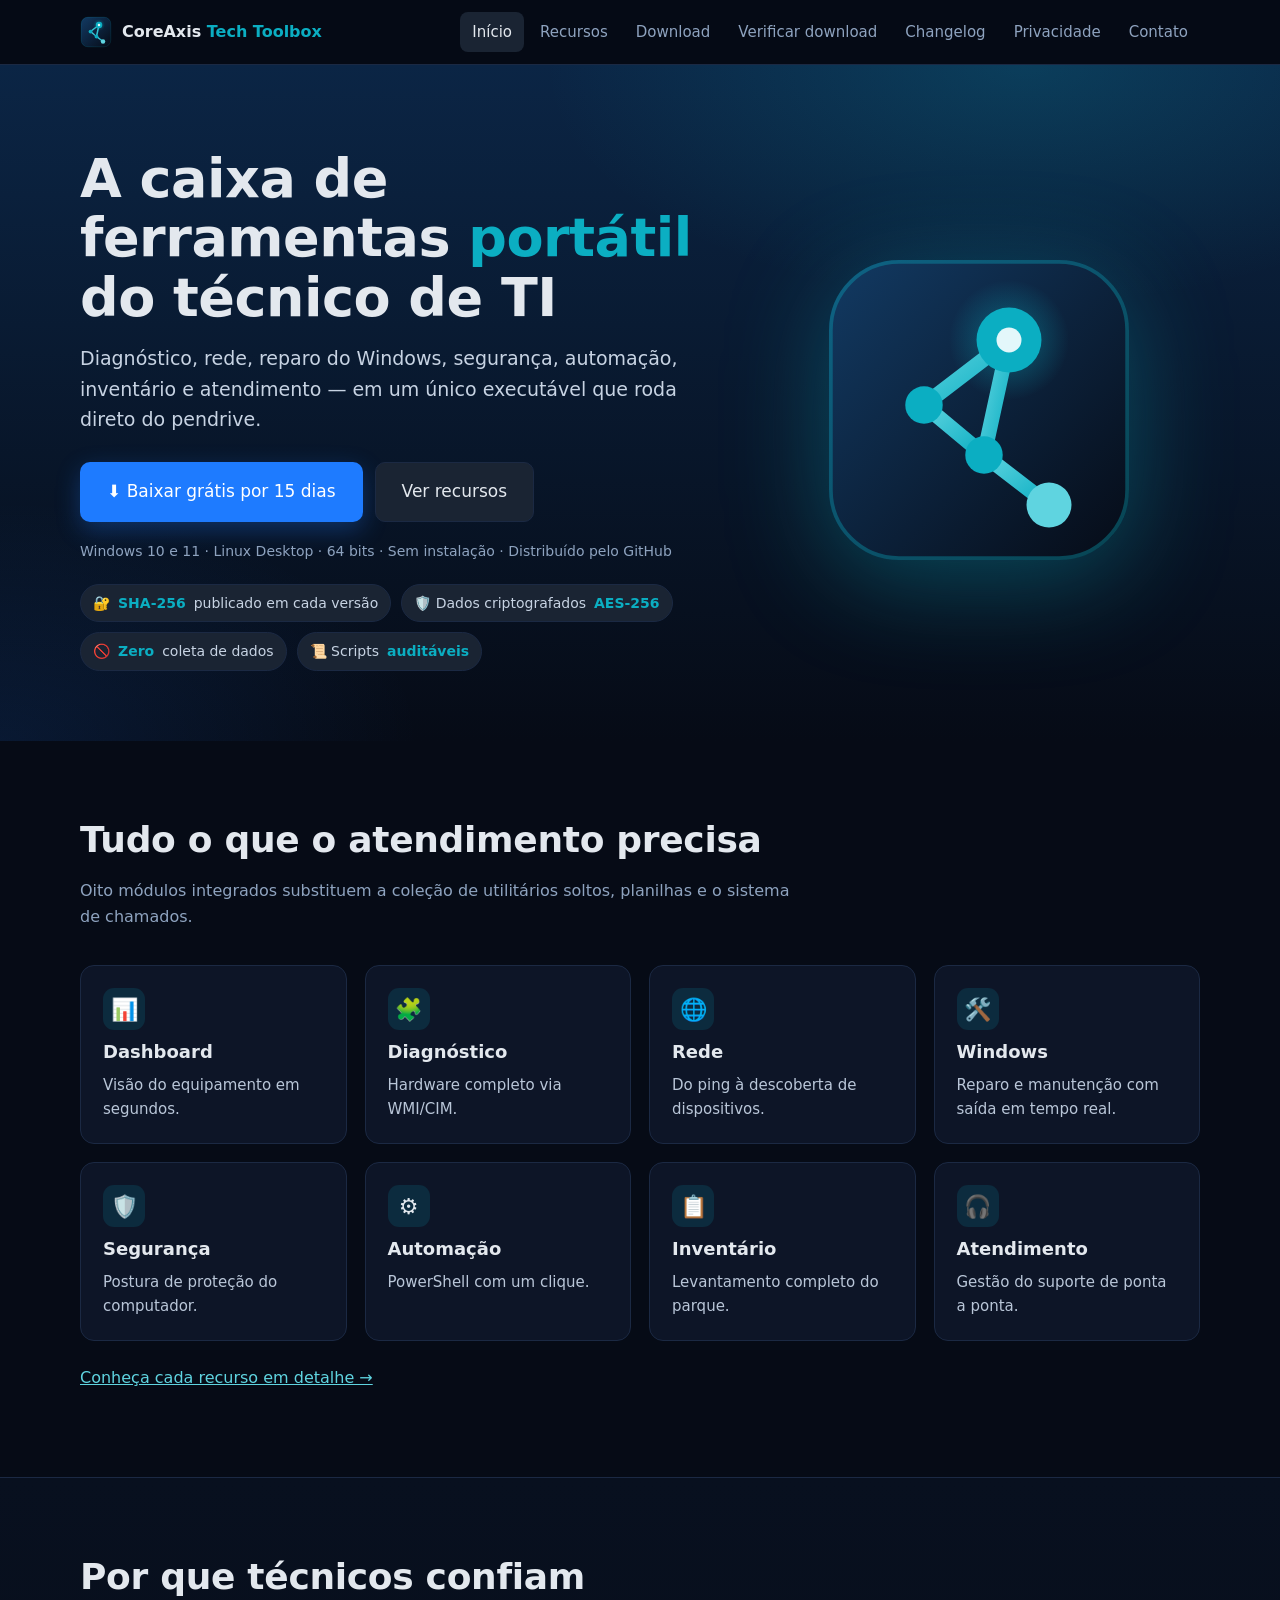
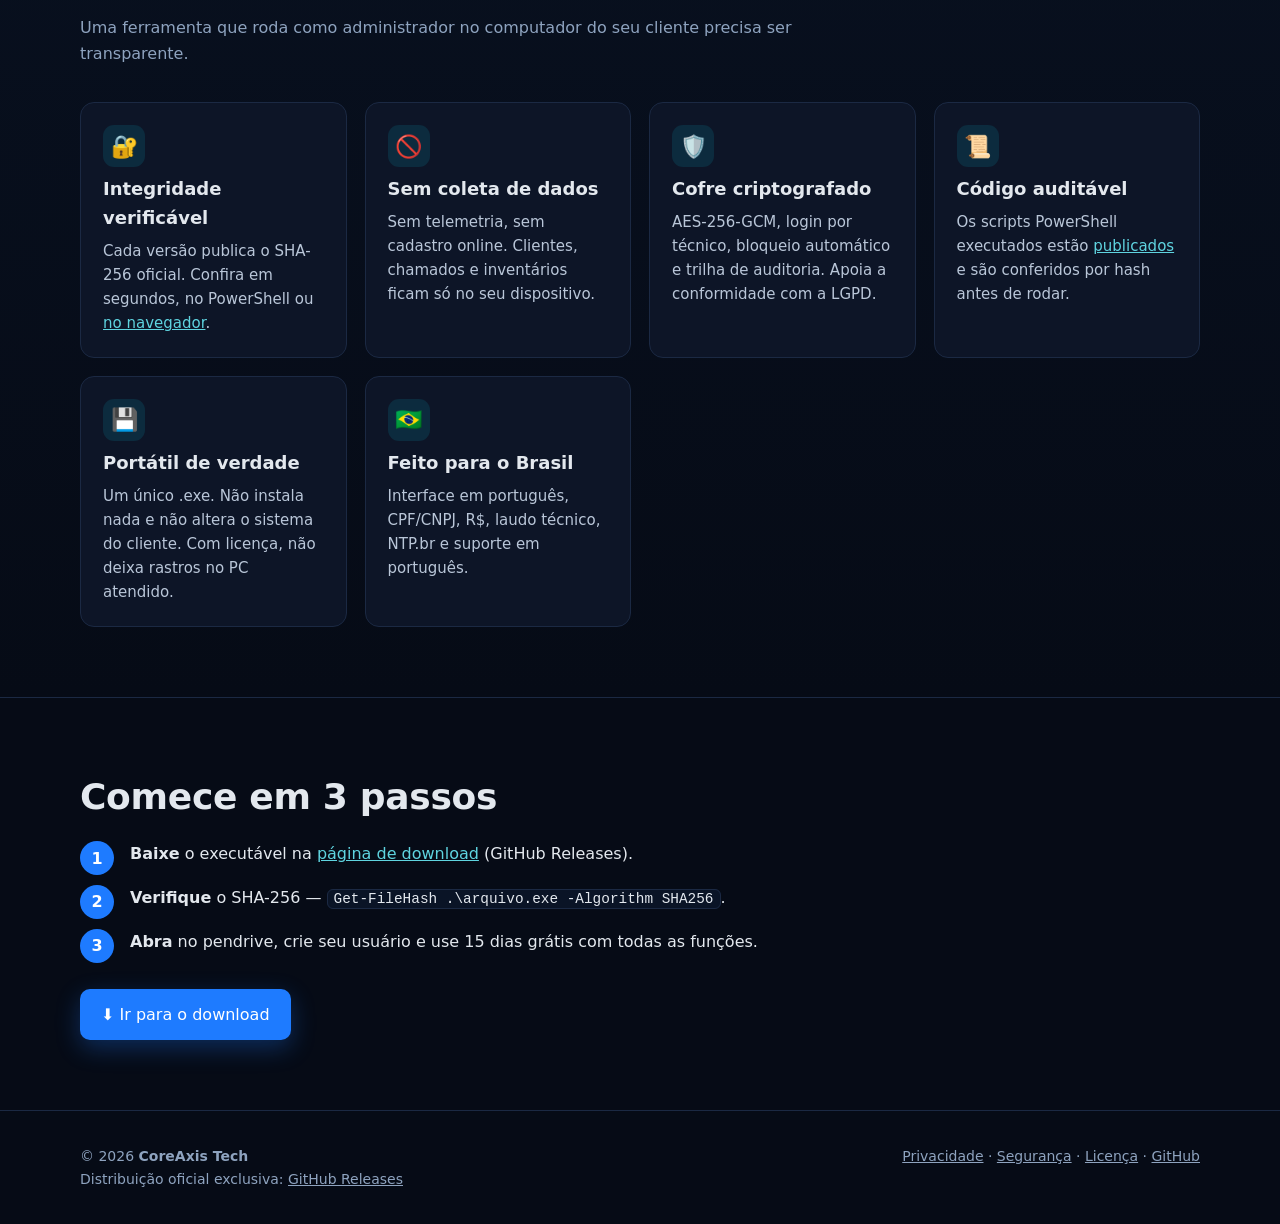
<file: site/index.html>
<!doctype html>
<html lang="pt-BR">
<head>
<meta charset="utf-8">
<meta name="viewport" content="width=device-width, initial-scale=1">
<meta http-equiv="Content-Security-Policy" content="default-src 'self'; script-src 'self'; style-src 'self' 'unsafe-inline'; img-src 'self' data:; connect-src 'self' https://api.github.com; object-src 'none'; base-uri 'self'; form-action 'none'">
<meta name="referrer" content="strict-origin-when-cross-origin">
<title>CoreAxis Tech Toolbox — a caixa de ferramentas portátil do técnico de TI</title>
<meta name="description" content="Suíte portátil para Windows 10/11 e Linux Desktop: diagnóstico, rede, reparo, segurança, automação, inventário e atendimento. Sem instalação, sem coleta de dados, verificável por SHA-256.">
<meta name="theme-color" content="#060B16">
<meta property="og:title" content="CoreAxis Tech Toolbox — a caixa de ferramentas portátil do técnico de TI">
<meta property="og:description" content="Suíte portátil para Windows 10/11 e Linux Desktop: diagnóstico, rede, reparo, segurança, automação, inventário e atendimento. Sem instalação, sem coleta de dados, verificável por SHA-256.">
<meta property="og:image" content="assets/img/icon-192.png">
<link rel="icon" href="assets/img/icon.svg" type="image/svg+xml">
<link rel="icon" href="assets/img/icon-32.png" sizes="32x32">
<link rel="stylesheet" href="assets/css/site.css">
</head>
<body>
<a class="skip" href="#conteudo">Pular para o conteúdo</a>
<header class="top"><div class="wrap">
  <a class="brand" href="index.html"><img src="assets/img/icon.svg" alt=""><span>CoreAxis <b>Tech Toolbox</b></span></a>
  <button class="menu-btn" aria-label="Abrir menu" aria-expanded="false">☰</button>
  <nav class="menu" aria-label="Principal"><a href="index.html" aria-current="page">Início</a><a href="recursos.html">Recursos</a><a href="download.html">Download</a><a href="verificar.html">Verificar download</a><a href="changelog.html">Changelog</a><a href="privacidade.html">Privacidade</a><a href="contato.html">Contato</a></nav>
</div></header>
<main id="conteudo">

<section class="hero"><div class="wrap">
  <div>
    <h1>A caixa de ferramentas <em>portátil</em> do técnico de TI</h1>
    <p class="lead">Diagnóstico, rede, reparo do Windows, segurança, automação, inventário e atendimento — em um único executável que roda direto do pendrive.</p>
    <div class="acoes">
      <a class="btn primario grande" href="download.html">⬇ Baixar grátis por 15 dias</a>
      <a class="btn grande" href="recursos.html">Ver recursos</a>
    </div>
    <p class="meta">Windows 10 e 11 · Linux Desktop · 64 bits · Sem instalação · Distribuído pelo GitHub</p>
    <div class="selos">
      <span class="selo">🔐 <b>SHA-256</b> publicado em cada versão</span>
      <span class="selo">🛡️ Dados criptografados <b>AES-256</b></span>
      <span class="selo">🚫 <b>Zero</b> coleta de dados</span>
      <span class="selo">📜 Scripts <b>auditáveis</b></span>
    </div>
  </div>
  <img class="icone" src="assets/img/icon.svg" alt="Ícone do CoreAxis Tech Toolbox">
</div></section>

<section><div class="wrap">
  <h2>Tudo o que o atendimento precisa</h2>
  <p class="sub">Oito módulos integrados substituem a coleção de utilitários soltos, planilhas e o sistema de chamados.</p>
  <div class="grade">
    <article class="cartao"><div class="ic" aria-hidden="true">📊</div><h3>Dashboard</h3><p>Visão do equipamento em segundos.</p></article>
    <article class="cartao"><div class="ic" aria-hidden="true">🧩</div><h3>Diagnóstico</h3><p>Hardware completo via WMI/CIM.</p></article>
    <article class="cartao"><div class="ic" aria-hidden="true">🌐</div><h3>Rede</h3><p>Do ping à descoberta de dispositivos.</p></article>
    <article class="cartao"><div class="ic" aria-hidden="true">🛠️</div><h3>Windows</h3><p>Reparo e manutenção com saída em tempo real.</p></article>
    <article class="cartao"><div class="ic" aria-hidden="true">🛡️</div><h3>Segurança</h3><p>Postura de proteção do computador.</p></article>
    <article class="cartao"><div class="ic" aria-hidden="true">⚙️</div><h3>Automação</h3><p>PowerShell com um clique.</p></article>
    <article class="cartao"><div class="ic" aria-hidden="true">📋</div><h3>Inventário</h3><p>Levantamento completo do parque.</p></article>
    <article class="cartao"><div class="ic" aria-hidden="true">🎧</div><h3>Atendimento</h3><p>Gestão do suporte de ponta a ponta.</p></article></div>
  <p style="margin-top:24px"><a href="recursos.html">Conheça cada recurso em detalhe →</a></p>
</div></section>

<section class="alt"><div class="wrap">
  <h2>Por que técnicos confiam</h2>
  <p class="sub">Uma ferramenta que roda como administrador no computador do seu cliente precisa ser transparente.</p>
  <div class="grade">
    <article class="cartao"><div class="ic">🔐</div><h3>Integridade verificável</h3><p>Cada versão publica o SHA-256 oficial. Confira em segundos, no PowerShell ou <a href="verificar.html">no navegador</a>.</p></article>
    <article class="cartao"><div class="ic">🚫</div><h3>Sem coleta de dados</h3><p>Sem telemetria, sem cadastro online. Clientes, chamados e inventários ficam só no seu dispositivo.</p></article>
    <article class="cartao"><div class="ic">🛡️</div><h3>Cofre criptografado</h3><p>AES-256-GCM, login por técnico, bloqueio automático e trilha de auditoria. Apoia a conformidade com a LGPD.</p></article>
    <article class="cartao"><div class="ic">📜</div><h3>Código auditável</h3><p>Os scripts PowerShell executados estão <a href="https://github.com/georgeangra/coreaxis-tech-toolbox/tree/main/auditoria">publicados</a> e são conferidos por hash antes de rodar.</p></article>
    <article class="cartao"><div class="ic">💾</div><h3>Portátil de verdade</h3><p>Um único .exe. Não instala nada e não altera o sistema do cliente. Com licença, não deixa rastros no PC atendido.</p></article>
    <article class="cartao"><div class="ic">🇧🇷</div><h3>Feito para o Brasil</h3><p>Interface em português, CPF/CNPJ, R$, laudo técnico, NTP.br e suporte em português.</p></article>
  </div>
</div></section>

<section><div class="wrap">
  <h2>Comece em 3 passos</h2>
  <ol class="passos">
    <li><b>Baixe</b> o executável na <a href="download.html">página de download</a> (GitHub Releases).</li>
    <li><b>Verifique</b> o SHA-256 — <code>Get-FileHash .\arquivo.exe -Algorithm SHA256</code>.</li>
    <li><b>Abra</b> no pendrive, crie seu usuário e use 15 dias grátis com todas as funções.</li>
  </ol>
  <a class="btn primario" href="download.html">⬇ Ir para o download</a>
</div></section>
</main>
<footer><div class="wrap">
  <div>© <span data-ano>2026</span> <b>CoreAxis Tech</b><br>
  Distribuição oficial exclusiva: <a href="https://github.com/georgeangra/coreaxis-tech-toolbox/releases">GitHub Releases</a></div>
  <div><a href="privacidade.html">Privacidade</a> · <a href="https://github.com/georgeangra/coreaxis-tech-toolbox/blob/main/SECURITY.md">Segurança</a> · <a href="https://github.com/georgeangra/coreaxis-tech-toolbox/blob/main/LICENSE">Licença</a> · <a href="https://github.com/georgeangra/coreaxis-tech-toolbox">GitHub</a></div>
</div></footer>
<script src="assets/js/site.js"></script>
</body>
</html>
</file>
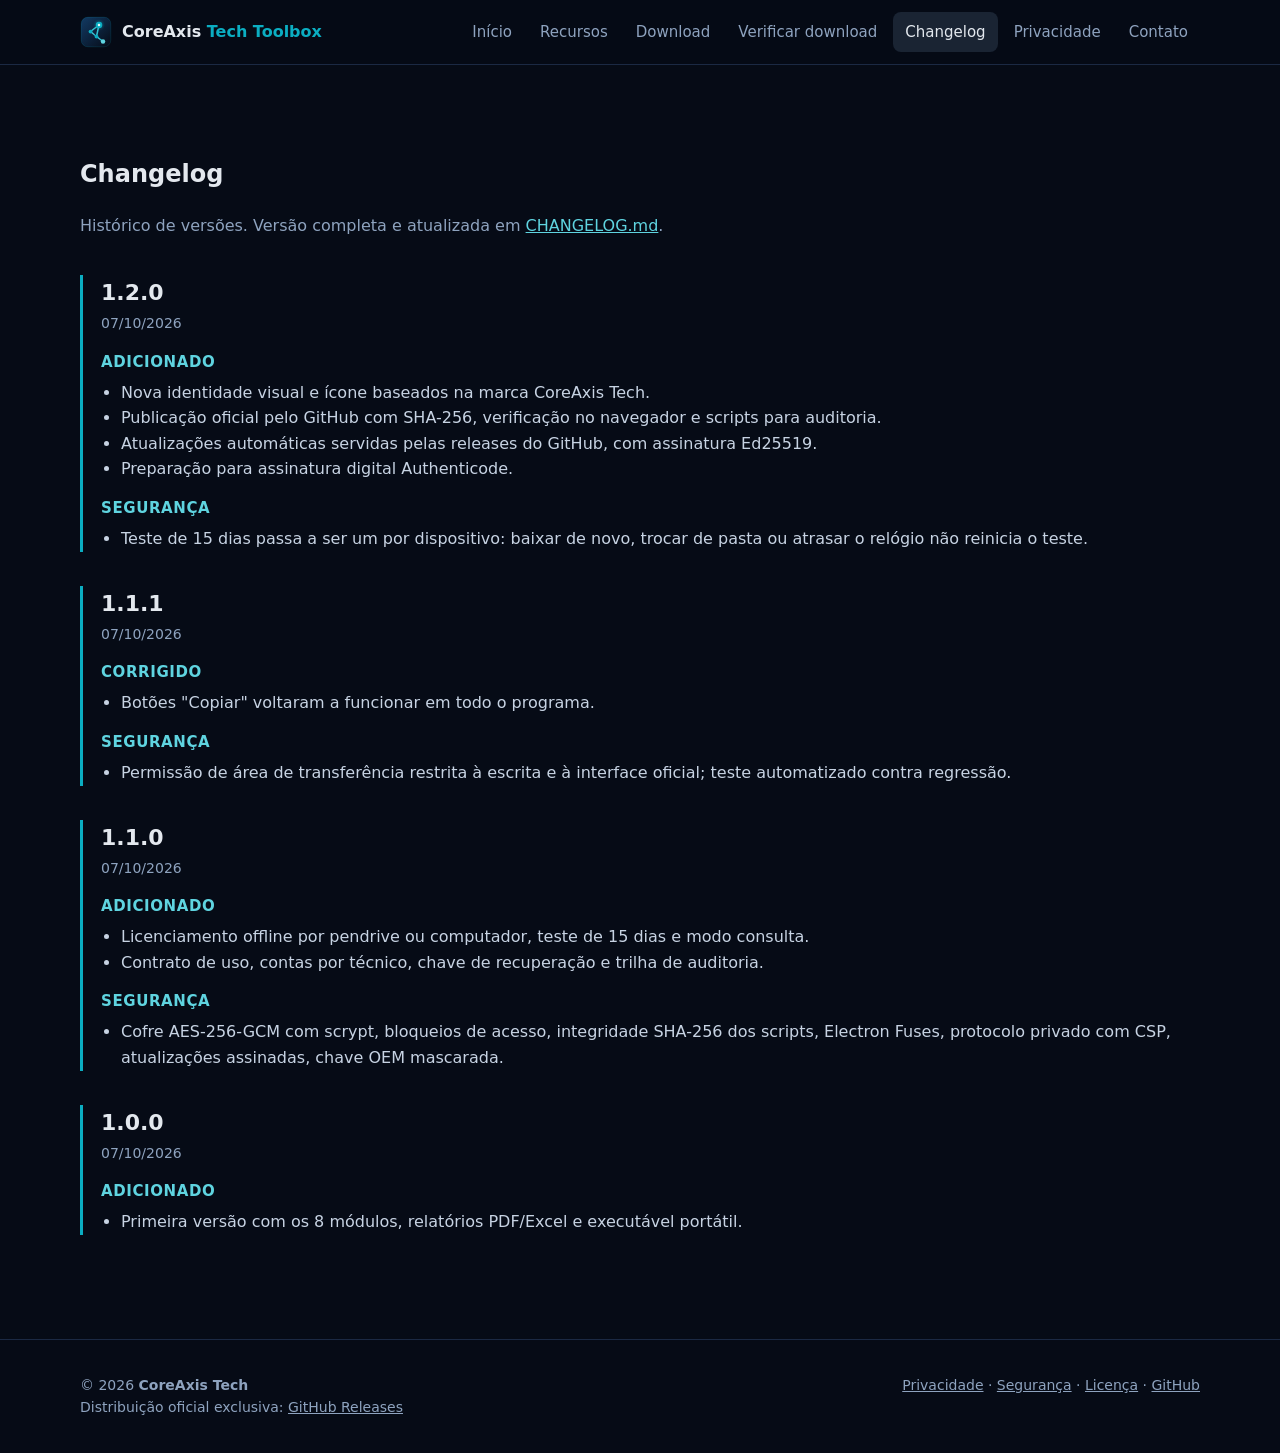
<file: site/changelog.html>
<!doctype html>
<html lang="pt-BR">
<head>
<meta charset="utf-8">
<meta name="viewport" content="width=device-width, initial-scale=1">
<meta http-equiv="Content-Security-Policy" content="default-src 'self'; script-src 'self'; style-src 'self' 'unsafe-inline'; img-src 'self' data:; connect-src 'self' https://api.github.com; object-src 'none'; base-uri 'self'; form-action 'none'">
<meta name="referrer" content="strict-origin-when-cross-origin">
<title>Changelog — CoreAxis Tech Toolbox</title>
<meta name="description" content="Histórico de versões do CoreAxis Tech Toolbox.">
<meta name="theme-color" content="#060B16">
<meta property="og:title" content="Changelog — CoreAxis Tech Toolbox">
<meta property="og:description" content="Histórico de versões do CoreAxis Tech Toolbox.">
<meta property="og:image" content="assets/img/icon-192.png">
<link rel="icon" href="assets/img/icon.svg" type="image/svg+xml">
<link rel="icon" href="assets/img/icon-32.png" sizes="32x32">
<link rel="stylesheet" href="assets/css/site.css">
</head>
<body>
<a class="skip" href="#conteudo">Pular para o conteúdo</a>
<header class="top"><div class="wrap">
  <a class="brand" href="index.html"><img src="assets/img/icon.svg" alt=""><span>CoreAxis <b>Tech Toolbox</b></span></a>
  <button class="menu-btn" aria-label="Abrir menu" aria-expanded="false">☰</button>
  <nav class="menu" aria-label="Principal"><a href="index.html">Início</a><a href="recursos.html">Recursos</a><a href="download.html">Download</a><a href="verificar.html">Verificar download</a><a href="changelog.html" aria-current="page">Changelog</a><a href="privacidade.html">Privacidade</a><a href="contato.html">Contato</a></nav>
</div></header>
<main id="conteudo">

<section><div class="wrap">
  <h1>Changelog</h1>
  <p class="sub">Histórico de versões. Versão completa e atualizada em <a href="https://github.com/georgeangra/coreaxis-tech-toolbox/blob/main/CHANGELOG.md">CHANGELOG.md</a>.</p>
  <div class="versao"><h3>1.2.0</h3><span class="data">07/10/2026</span>
    <h4>Adicionado</h4><ul><li>Nova identidade visual e ícone baseados na marca CoreAxis Tech.</li><li>Publicação oficial pelo GitHub com SHA-256, verificação no navegador e scripts para auditoria.</li><li>Atualizações automáticas servidas pelas releases do GitHub, com assinatura Ed25519.</li><li>Preparação para assinatura digital Authenticode.</li></ul>
    <h4>Segurança</h4><ul><li>Teste de 15 dias passa a ser um por dispositivo: baixar de novo, trocar de pasta ou atrasar o relógio não reinicia o teste.</li></ul></div>
  <div class="versao"><h3>1.1.1</h3><span class="data">07/10/2026</span>
    <h4>Corrigido</h4><ul><li>Botões "Copiar" voltaram a funcionar em todo o programa.</li></ul>
    <h4>Segurança</h4><ul><li>Permissão de área de transferência restrita à escrita e à interface oficial; teste automatizado contra regressão.</li></ul></div>
  <div class="versao"><h3>1.1.0</h3><span class="data">07/10/2026</span>
    <h4>Adicionado</h4><ul><li>Licenciamento offline por pendrive ou computador, teste de 15 dias e modo consulta.</li><li>Contrato de uso, contas por técnico, chave de recuperação e trilha de auditoria.</li></ul>
    <h4>Segurança</h4><ul><li>Cofre AES-256-GCM com scrypt, bloqueios de acesso, integridade SHA-256 dos scripts, Electron Fuses, protocolo privado com CSP, atualizações assinadas, chave OEM mascarada.</li></ul></div>
  <div class="versao"><h3>1.0.0</h3><span class="data">07/10/2026</span>
    <h4>Adicionado</h4><ul><li>Primeira versão com os 8 módulos, relatórios PDF/Excel e executável portátil.</li></ul></div>
</div></section>
</main>
<footer><div class="wrap">
  <div>© <span data-ano>2026</span> <b>CoreAxis Tech</b><br>
  Distribuição oficial exclusiva: <a href="https://github.com/georgeangra/coreaxis-tech-toolbox/releases">GitHub Releases</a></div>
  <div><a href="privacidade.html">Privacidade</a> · <a href="https://github.com/georgeangra/coreaxis-tech-toolbox/blob/main/SECURITY.md">Segurança</a> · <a href="https://github.com/georgeangra/coreaxis-tech-toolbox/blob/main/LICENSE">Licença</a> · <a href="https://github.com/georgeangra/coreaxis-tech-toolbox">GitHub</a></div>
</div></footer>
<script src="assets/js/site.js"></script>
</body>
</html>
</file>
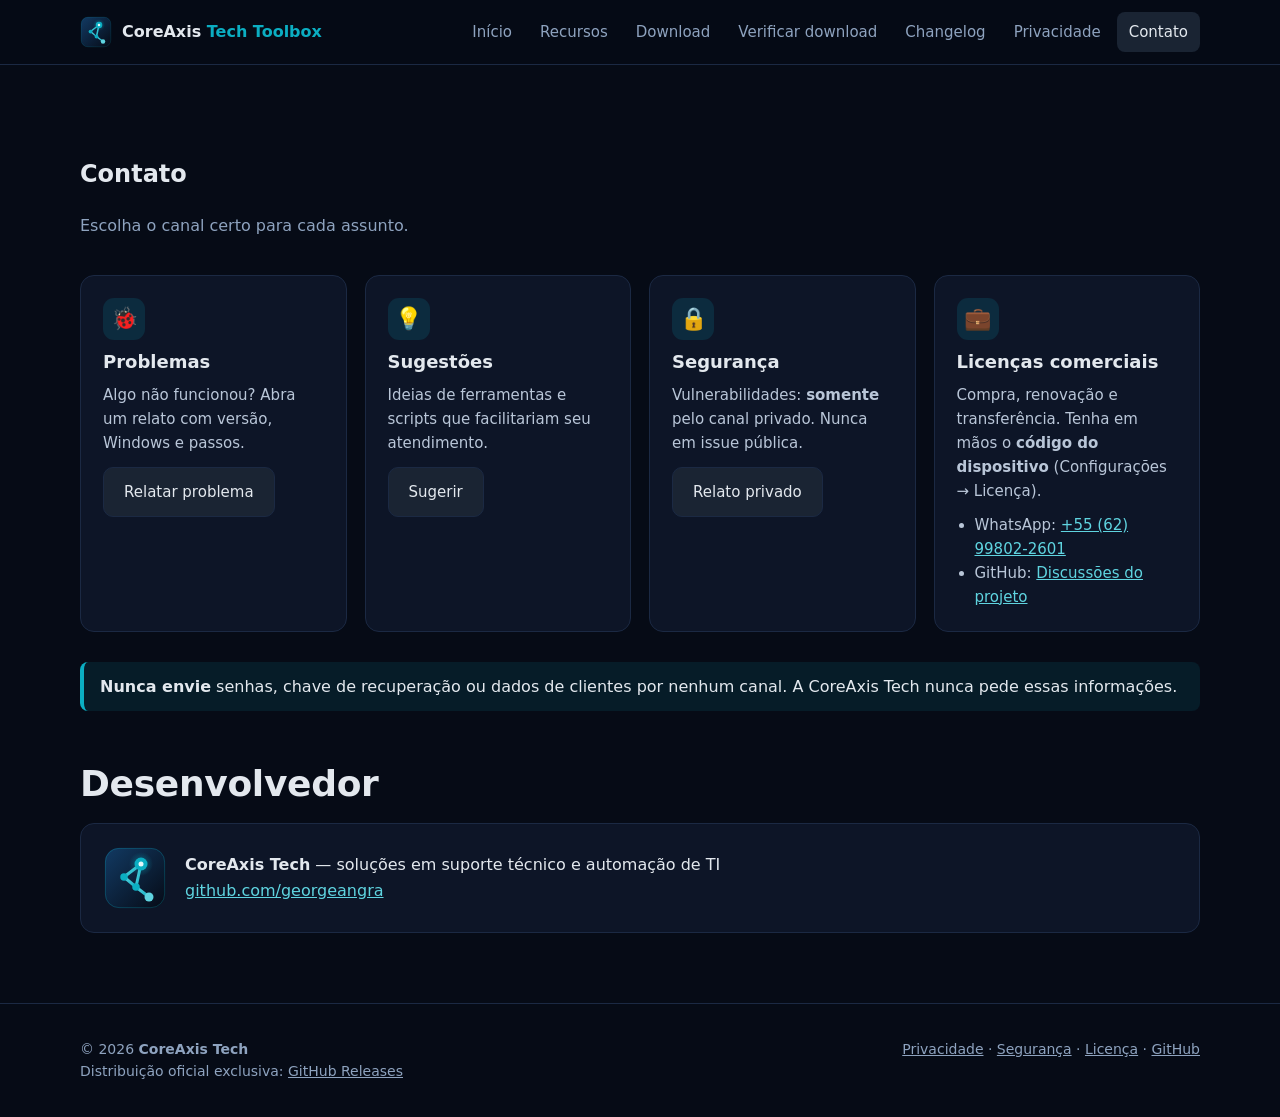
<file: site/contato.html>
<!doctype html>
<html lang="pt-BR">
<head>
<meta charset="utf-8">
<meta name="viewport" content="width=device-width, initial-scale=1">
<meta http-equiv="Content-Security-Policy" content="default-src 'self'; script-src 'self'; style-src 'self' 'unsafe-inline'; img-src 'self' data:; connect-src 'self' https://api.github.com; object-src 'none'; base-uri 'self'; form-action 'none'">
<meta name="referrer" content="strict-origin-when-cross-origin">
<title>Contato — CoreAxis Tech Toolbox</title>
<meta name="description" content="Suporte, licenças comerciais e relato de segurança do CoreAxis Tech Toolbox.">
<meta name="theme-color" content="#060B16">
<meta property="og:title" content="Contato — CoreAxis Tech Toolbox">
<meta property="og:description" content="Suporte, licenças comerciais e relato de segurança do CoreAxis Tech Toolbox.">
<meta property="og:image" content="assets/img/icon-192.png">
<link rel="icon" href="assets/img/icon.svg" type="image/svg+xml">
<link rel="icon" href="assets/img/icon-32.png" sizes="32x32">
<link rel="stylesheet" href="assets/css/site.css">
</head>
<body>
<a class="skip" href="#conteudo">Pular para o conteúdo</a>
<header class="top"><div class="wrap">
  <a class="brand" href="index.html"><img src="assets/img/icon.svg" alt=""><span>CoreAxis <b>Tech Toolbox</b></span></a>
  <button class="menu-btn" aria-label="Abrir menu" aria-expanded="false">☰</button>
  <nav class="menu" aria-label="Principal"><a href="index.html">Início</a><a href="recursos.html">Recursos</a><a href="download.html">Download</a><a href="verificar.html">Verificar download</a><a href="changelog.html">Changelog</a><a href="privacidade.html">Privacidade</a><a href="contato.html" aria-current="page">Contato</a></nav>
</div></header>
<main id="conteudo">

<section><div class="wrap">
  <h1>Contato</h1>
  <p class="sub">Escolha o canal certo para cada assunto.</p>
  <div class="grade">
    <article class="cartao"><div class="ic">🐞</div><h3>Problemas</h3><p>Algo não funcionou? Abra um relato com versão, Windows e passos.</p><p style="margin-top:12px"><a class="btn" href="https://github.com/georgeangra/coreaxis-tech-toolbox/issues/new?template=bug_report.yml">Relatar problema</a></p></article>
    <article class="cartao"><div class="ic">💡</div><h3>Sugestões</h3><p>Ideias de ferramentas e scripts que facilitariam seu atendimento.</p><p style="margin-top:12px"><a class="btn" href="https://github.com/georgeangra/coreaxis-tech-toolbox/issues/new?template=feature_request.yml">Sugerir</a></p></article>
    <article class="cartao"><div class="ic">🔒</div><h3>Segurança</h3><p>Vulnerabilidades: <b>somente</b> pelo canal privado. Nunca em issue pública.</p><p style="margin-top:12px"><a class="btn" href="https://github.com/georgeangra/coreaxis-tech-toolbox/security/advisories/new">Relato privado</a></p></article>
    <article class="cartao"><div class="ic">💼</div><h3>Licenças comerciais</h3><p>Compra, renovação e transferência. Tenha em mãos o <b>código do dispositivo</b> (Configurações → Licença).</p><div data-contato-comercial style="margin-top:10px"></div></article>
  </div>
  <div class="info" style="margin-top:30px"><b>Nunca envie</b> senhas, chave de recuperação ou dados de clientes por nenhum canal. A CoreAxis Tech nunca pede essas informações.</div>
  <h2 style="margin-top:44px">Desenvolvedor</h2>
  <div class="cartao" style="display:flex;gap:18px;align-items:center;flex-wrap:wrap">
    <img src="assets/img/icon.svg" alt="" width="64" height="64">
    <div><b>CoreAxis Tech</b> — soluções em suporte técnico e automação de TI<br><a href="https://github.com/georgeangra">github.com/georgeangra</a></div>
  </div>
</div></section>
</main>
<footer><div class="wrap">
  <div>© <span data-ano>2026</span> <b>CoreAxis Tech</b><br>
  Distribuição oficial exclusiva: <a href="https://github.com/georgeangra/coreaxis-tech-toolbox/releases">GitHub Releases</a></div>
  <div><a href="privacidade.html">Privacidade</a> · <a href="https://github.com/georgeangra/coreaxis-tech-toolbox/blob/main/SECURITY.md">Segurança</a> · <a href="https://github.com/georgeangra/coreaxis-tech-toolbox/blob/main/LICENSE">Licença</a> · <a href="https://github.com/georgeangra/coreaxis-tech-toolbox">GitHub</a></div>
</div></footer>
<script src="assets/js/site.js"></script>
</body>
</html>
</file>
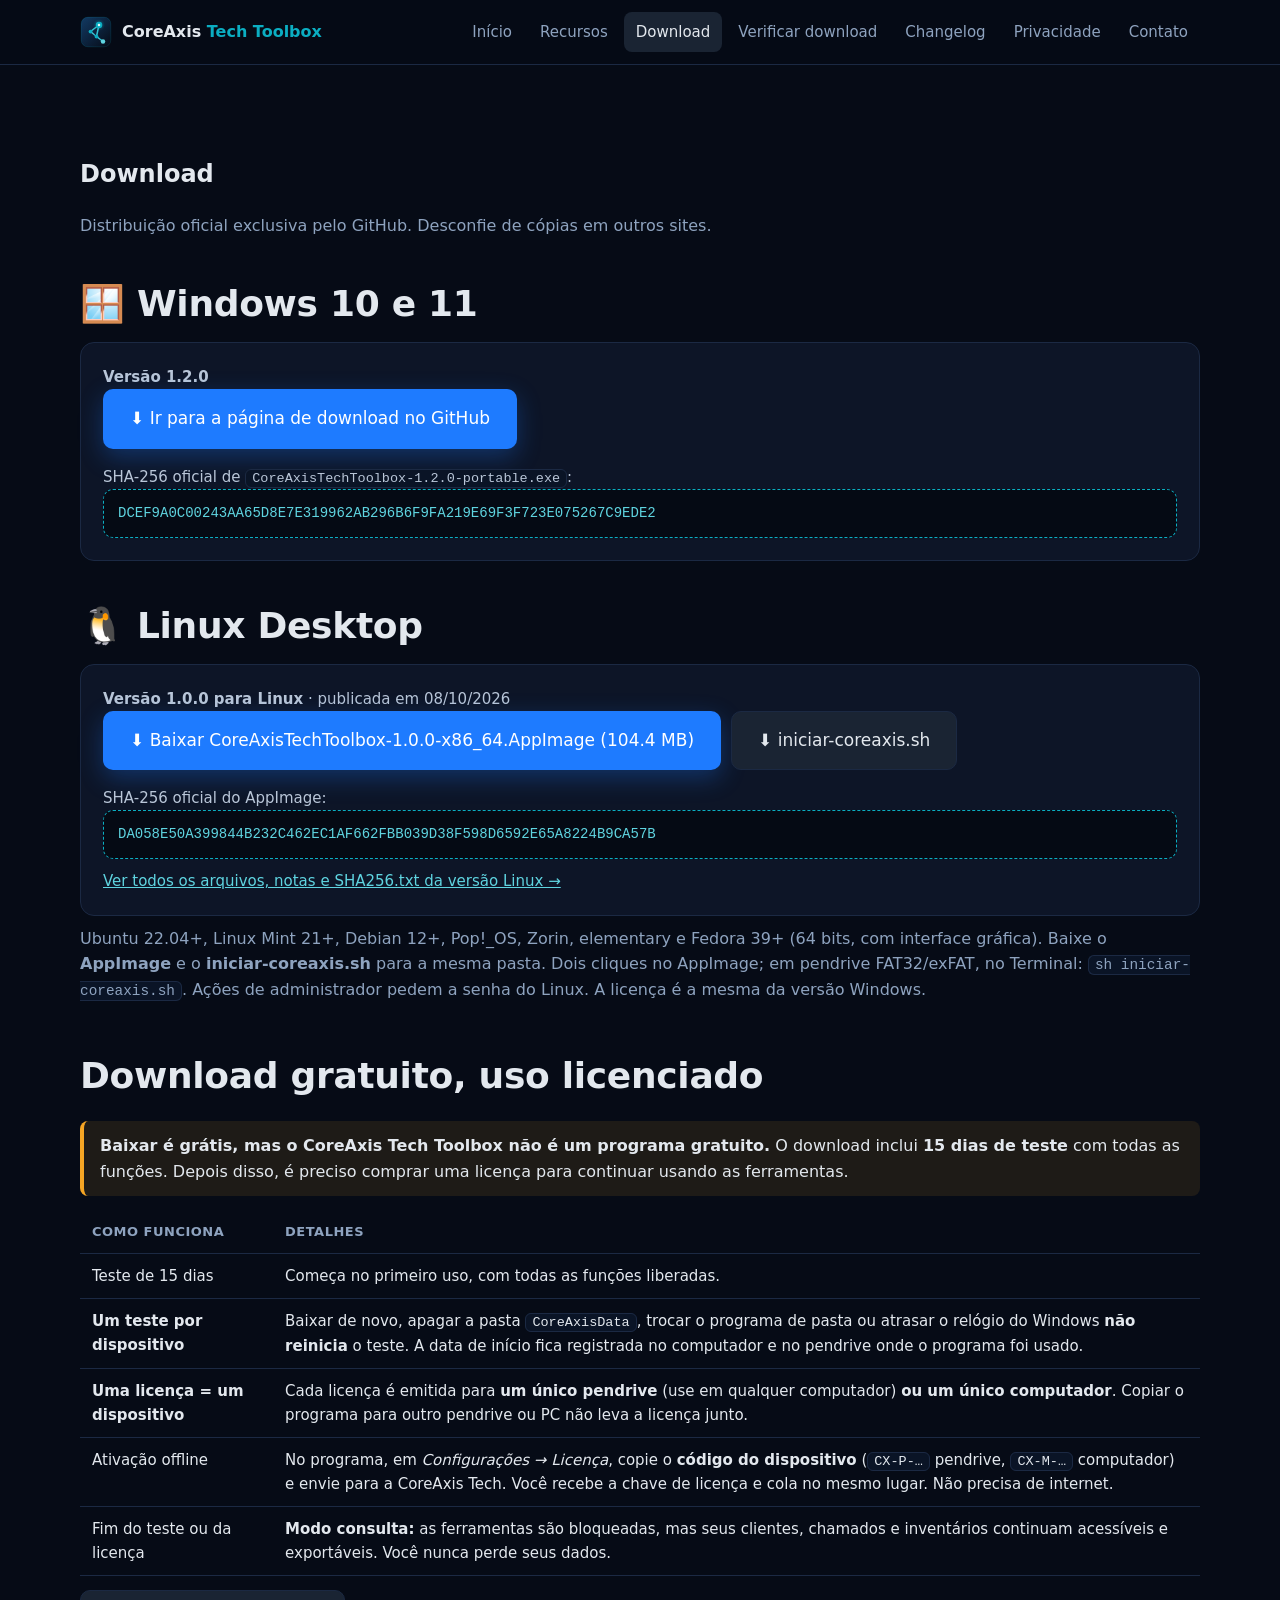
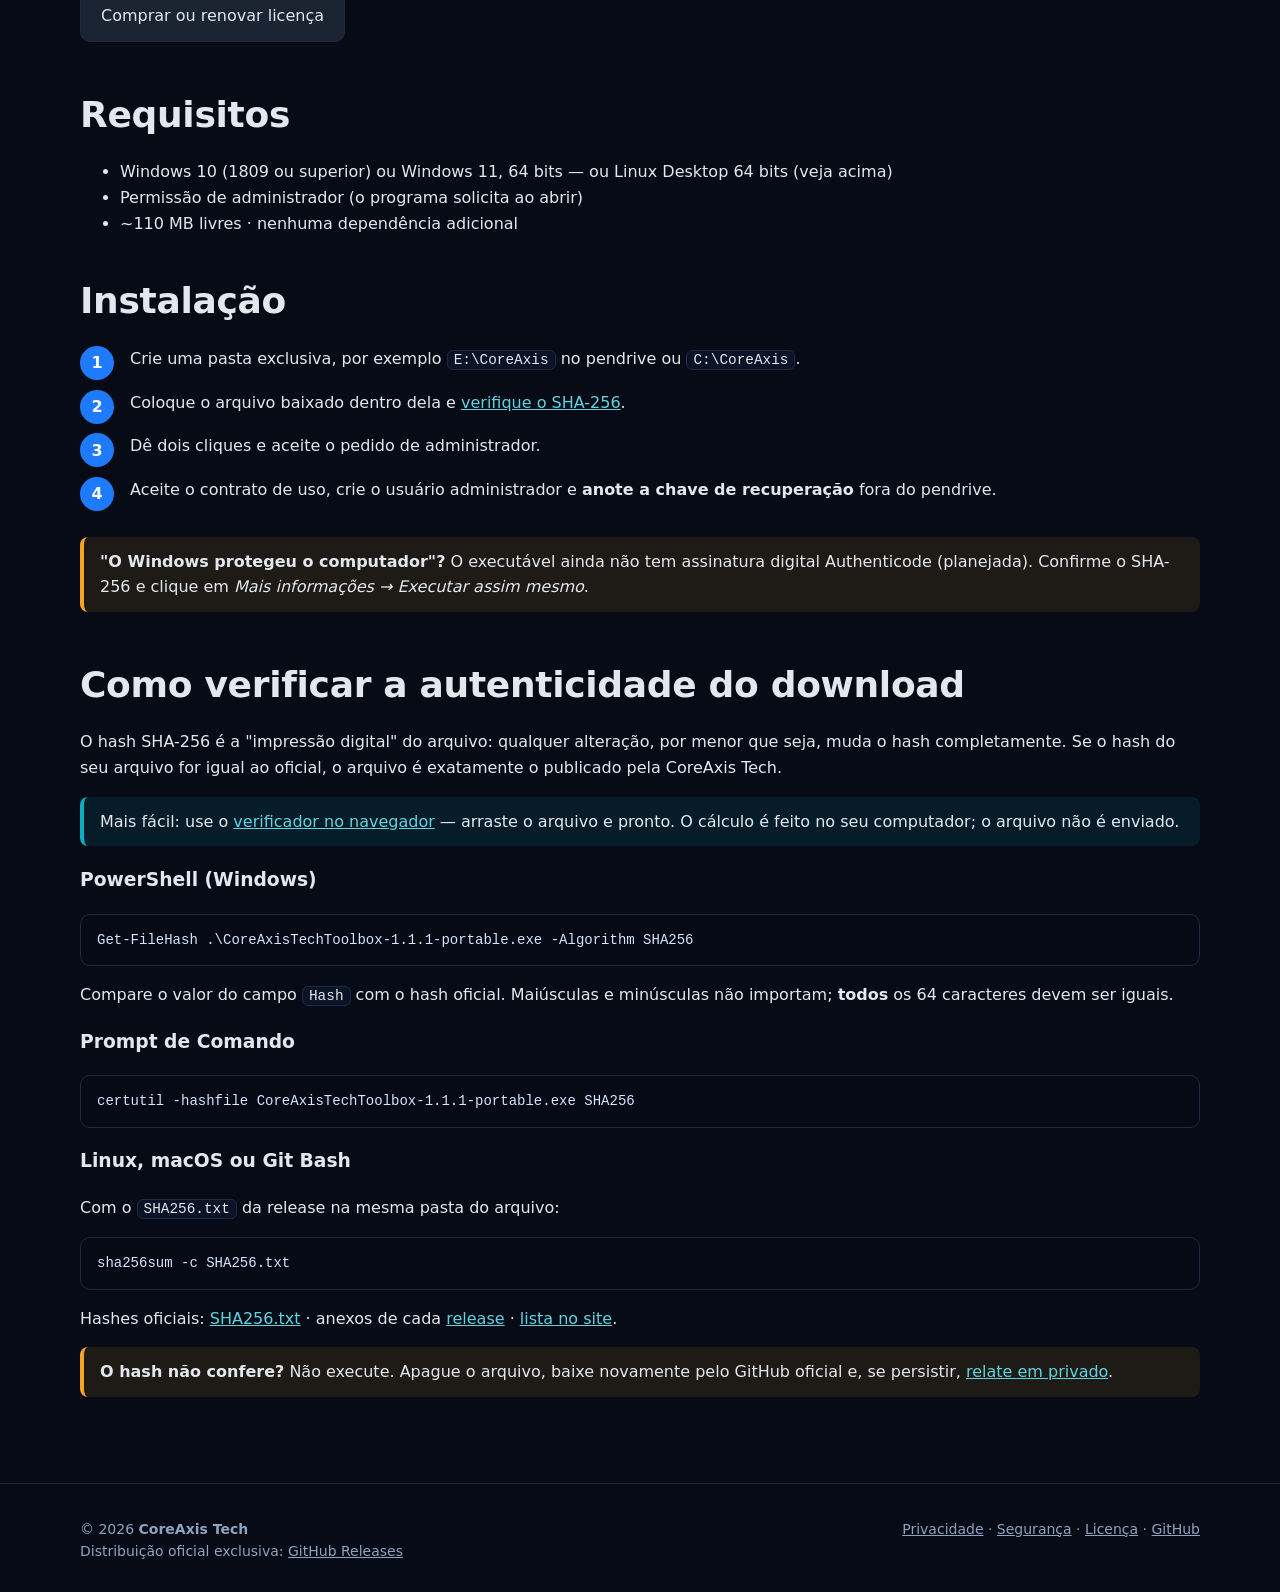
<file: site/download.html>
<!doctype html>
<html lang="pt-BR">
<head>
<meta charset="utf-8">
<meta name="viewport" content="width=device-width, initial-scale=1">
<meta http-equiv="Content-Security-Policy" content="default-src 'self'; script-src 'self'; style-src 'self' 'unsafe-inline'; img-src 'self' data:; connect-src 'self' https://api.github.com; object-src 'none'; base-uri 'self'; form-action 'none'">
<meta name="referrer" content="strict-origin-when-cross-origin">
<title>Download — CoreAxis Tech Toolbox</title>
<meta name="description" content="Baixe a versão oficial do CoreAxis Tech Toolbox e verifique o SHA-256.">
<meta name="theme-color" content="#060B16">
<meta property="og:title" content="Download — CoreAxis Tech Toolbox">
<meta property="og:description" content="Baixe a versão oficial do CoreAxis Tech Toolbox e verifique o SHA-256.">
<meta property="og:image" content="assets/img/icon-192.png">
<link rel="icon" href="assets/img/icon.svg" type="image/svg+xml">
<link rel="icon" href="assets/img/icon-32.png" sizes="32x32">
<link rel="stylesheet" href="assets/css/site.css">
</head>
<body>
<a class="skip" href="#conteudo">Pular para o conteúdo</a>
<header class="top"><div class="wrap">
  <a class="brand" href="index.html"><img src="assets/img/icon.svg" alt=""><span>CoreAxis <b>Tech Toolbox</b></span></a>
  <button class="menu-btn" aria-label="Abrir menu" aria-expanded="false">☰</button>
  <nav class="menu" aria-label="Principal"><a href="index.html">Início</a><a href="recursos.html">Recursos</a><a href="download.html" aria-current="page">Download</a><a href="verificar.html">Verificar download</a><a href="changelog.html">Changelog</a><a href="privacidade.html">Privacidade</a><a href="contato.html">Contato</a></nav>
</div></header>
<main id="conteudo">

<section><div class="wrap">
  <h1>Download</h1>
  <p class="sub">Distribuição oficial exclusiva pelo GitHub. Desconfie de cópias em outros sites.</p>
  <h2 style="margin-top:8px">🪟 Windows 10 e 11</h2>
  <div class="cartao" data-download><p>Carregando a versão mais recente…</p>
    <a class="btn primario grande" href="https://github.com/georgeangra/coreaxis-tech-toolbox/releases/latest">⬇ Ir para a página de download no GitHub</a></div>

  <h2 id="linux" style="margin-top:36px">🐧 Linux Desktop</h2>
  <div class="cartao" data-download-linux><p>Carregando a versão Linux…</p>
    <a class="btn primario grande" href="https://github.com/georgeangra/coreaxis-tech-toolbox/releases?q=linux">⬇ Ir para as versões Linux no GitHub</a></div>
  <p class="small" style="margin-top:10px;color:var(--muted)">Ubuntu 22.04+, Linux Mint 21+, Debian 12+, Pop!_OS, Zorin, elementary e Fedora 39+ (64 bits, com interface gráfica). Baixe o <b>AppImage</b> e o <b>iniciar-coreaxis.sh</b> para a mesma pasta. Dois cliques no AppImage; em pendrive FAT32/exFAT, no Terminal: <code>sh iniciar-coreaxis.sh</code>. Ações de administrador pedem a senha do Linux. A licença é a mesma da versão Windows.</p>

  <h2 id="licenca" style="margin-top:44px">Download gratuito, uso licenciado</h2>
  <div class="aviso"><b>Baixar é grátis, mas o CoreAxis Tech Toolbox não é um programa gratuito.</b> O download inclui <b>15 dias de teste</b> com todas as funções. Depois disso, é preciso comprar uma licença para continuar usando as ferramentas.</div>
  <table style="margin-top:16px">
    <tr><th>Como funciona</th><th>Detalhes</th></tr>
    <tr><td>Teste de 15 dias</td><td>Começa no primeiro uso, com todas as funções liberadas.</td></tr>
    <tr><td><b>Um teste por dispositivo</b></td><td>Baixar de novo, apagar a pasta <code>CoreAxisData</code>, trocar o programa de pasta ou atrasar o relógio do Windows <b>não reinicia</b> o teste. A data de início fica registrada no computador e no pendrive onde o programa foi usado.</td></tr>
    <tr><td><b>Uma licença = um dispositivo</b></td><td>Cada licença é emitida para <b>um único pendrive</b> (use em qualquer computador) <b>ou um único computador</b>. Copiar o programa para outro pendrive ou PC não leva a licença junto.</td></tr>
    <tr><td>Ativação offline</td><td>No programa, em <i>Configurações → Licença</i>, copie o <b>código do dispositivo</b> (<code>CX-P-…</code> pendrive, <code>CX-M-…</code> computador) e envie para a CoreAxis Tech. Você recebe a chave de licença e cola no mesmo lugar. Não precisa de internet.</td></tr>
    <tr><td>Fim do teste ou da licença</td><td><b>Modo consulta:</b> as ferramentas são bloqueadas, mas seus clientes, chamados e inventários continuam acessíveis e exportáveis. Você nunca perde seus dados.</td></tr>
  </table>
  <p style="margin-top:14px"><a class="btn" href="contato.html">Comprar ou renovar licença</a></p>

  <h2 style="margin-top:44px">Requisitos</h2>
  <ul>
    <li>Windows 10 (1809 ou superior) ou Windows 11, 64 bits — ou Linux Desktop 64 bits (veja acima)</li>
    <li>Permissão de administrador (o programa solicita ao abrir)</li>
    <li>~110 MB livres · nenhuma dependência adicional</li>
  </ul>

  <h2 style="margin-top:36px">Instalação</h2>
  <ol class="passos">
    <li>Crie uma pasta exclusiva, por exemplo <code>E:\CoreAxis</code> no pendrive ou <code>C:\CoreAxis</code>.</li>
    <li>Coloque o arquivo baixado dentro dela e <a href="#autenticidade">verifique o SHA-256</a>.</li>
    <li>Dê dois cliques e aceite o pedido de administrador.</li>
    <li>Aceite o contrato de uso, crie o usuário administrador e <b>anote a chave de recuperação</b> fora do pendrive.</li>
  </ol>
  <div class="aviso"><b>"O Windows protegeu o computador"?</b> O executável ainda não tem assinatura digital Authenticode (planejada). Confirme o SHA-256 e clique em <i>Mais informações → Executar assim mesmo</i>.</div>

  <h2 id="autenticidade" style="margin-top:44px">Como verificar a autenticidade do download</h2>
  <p>O hash SHA-256 é a "impressão digital" do arquivo: qualquer alteração, por menor que seja, muda o hash completamente. Se o hash do seu arquivo for igual ao oficial, o arquivo é exatamente o publicado pela CoreAxis Tech.</p>
  <div class="info">Mais fácil: use o <a href="verificar.html">verificador no navegador</a> — arraste o arquivo e pronto. O cálculo é feito no seu computador; o arquivo não é enviado.</div>
  
<h3>PowerShell (Windows)</h3>
<pre>Get-FileHash .\CoreAxisTechToolbox-1.1.1-portable.exe -Algorithm SHA256</pre>
<p>Compare o valor do campo <code>Hash</code> com o hash oficial. Maiúsculas e minúsculas não importam; <b>todos</b> os 64 caracteres devem ser iguais.</p>
<h3>Prompt de Comando</h3>
<pre>certutil -hashfile CoreAxisTechToolbox-1.1.1-portable.exe SHA256</pre>
<h3>Linux, macOS ou Git Bash</h3>
<p>Com o <code>SHA256.txt</code> da release na mesma pasta do arquivo:</p>
<pre>sha256sum -c SHA256.txt</pre>
  <p>Hashes oficiais: <a href="https://github.com/georgeangra/coreaxis-tech-toolbox/blob/main/SHA256.txt">SHA256.txt</a> · anexos de cada <a href="https://github.com/georgeangra/coreaxis-tech-toolbox/releases">release</a> · <a href="verificar.html">lista no site</a>.</p>
  <div class="aviso"><b>O hash não confere?</b> Não execute. Apague o arquivo, baixe novamente pelo GitHub oficial e, se persistir, <a href="https://github.com/georgeangra/coreaxis-tech-toolbox/security/advisories/new">relate em privado</a>.</div>
</div></section>
</main>
<footer><div class="wrap">
  <div>© <span data-ano>2026</span> <b>CoreAxis Tech</b><br>
  Distribuição oficial exclusiva: <a href="https://github.com/georgeangra/coreaxis-tech-toolbox/releases">GitHub Releases</a></div>
  <div><a href="privacidade.html">Privacidade</a> · <a href="https://github.com/georgeangra/coreaxis-tech-toolbox/blob/main/SECURITY.md">Segurança</a> · <a href="https://github.com/georgeangra/coreaxis-tech-toolbox/blob/main/LICENSE">Licença</a> · <a href="https://github.com/georgeangra/coreaxis-tech-toolbox">GitHub</a></div>
</div></footer>
<script src="assets/js/site.js"></script>
</body>
</html>
</file>
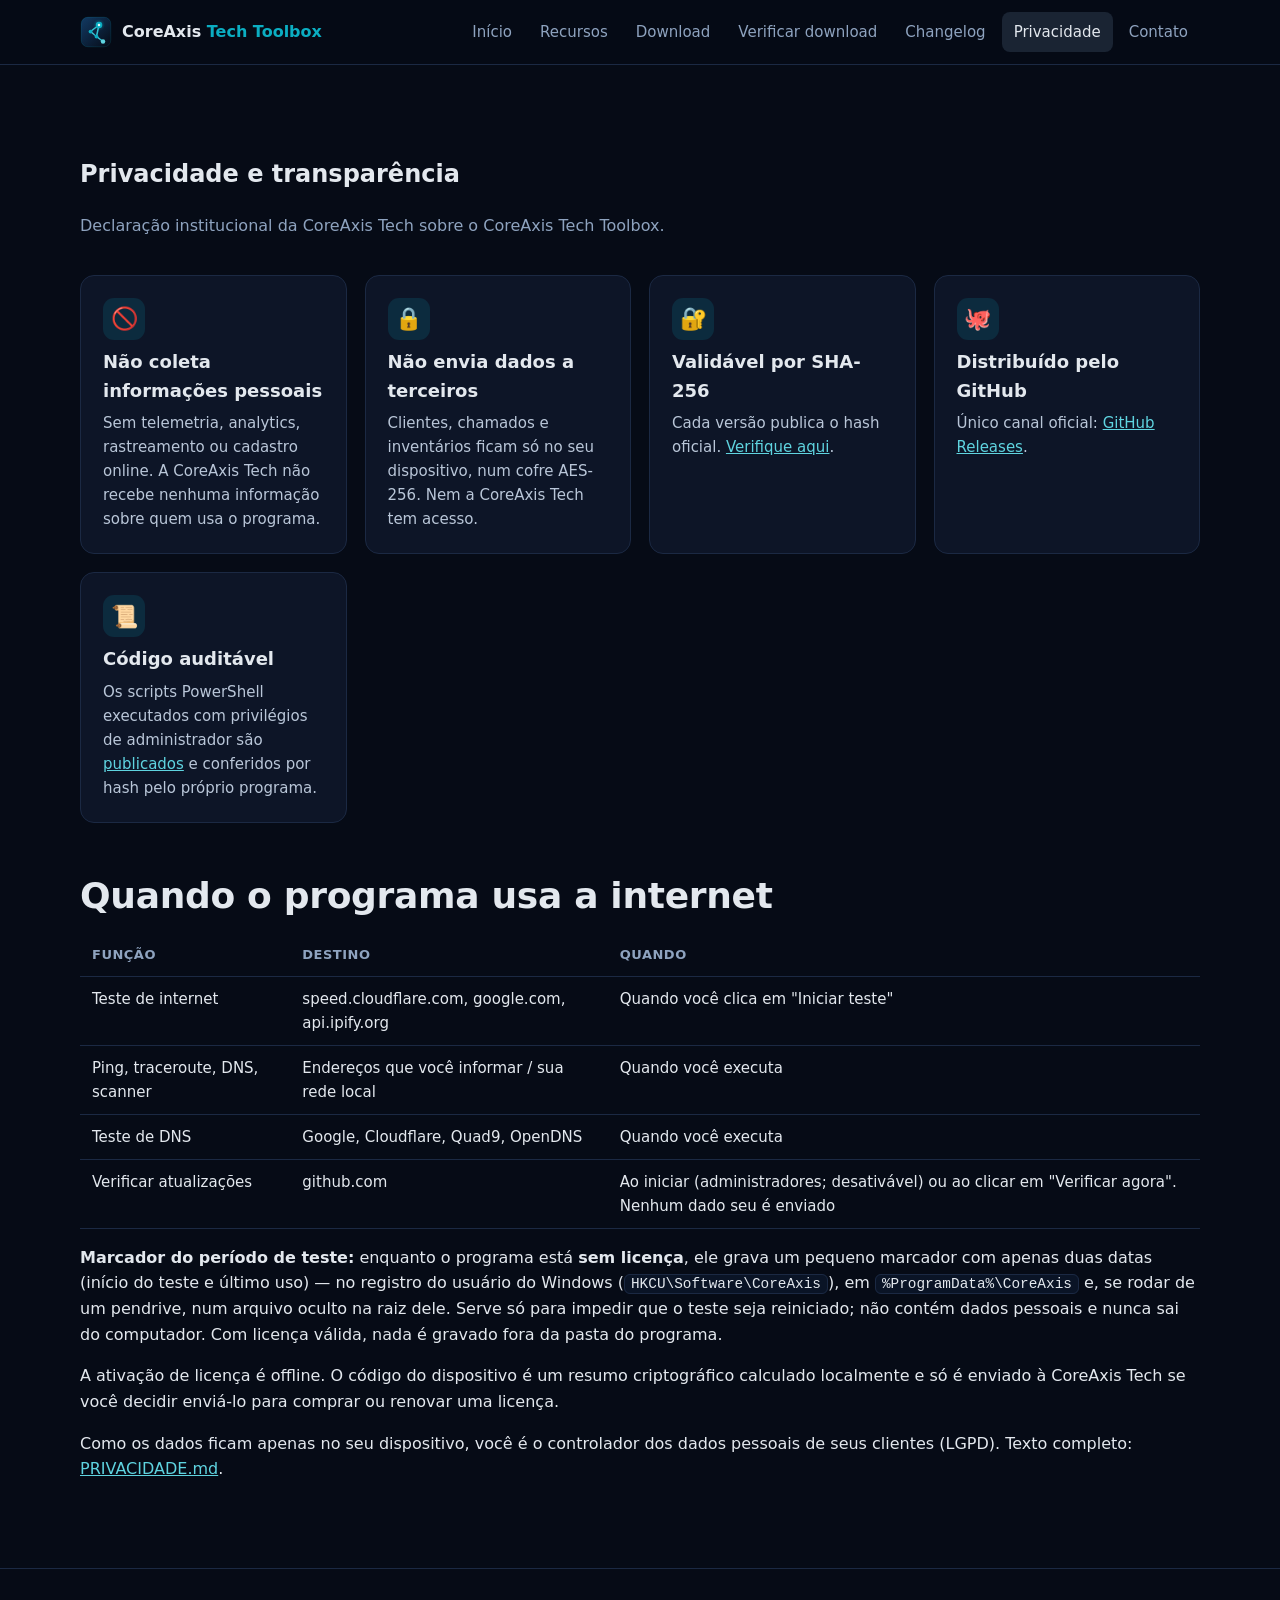
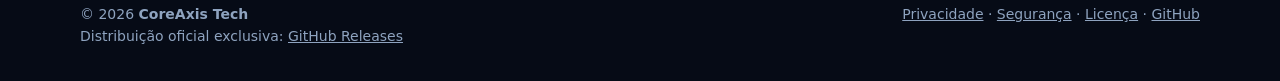
<file: site/privacidade.html>
<!doctype html>
<html lang="pt-BR">
<head>
<meta charset="utf-8">
<meta name="viewport" content="width=device-width, initial-scale=1">
<meta http-equiv="Content-Security-Policy" content="default-src 'self'; script-src 'self'; style-src 'self' 'unsafe-inline'; img-src 'self' data:; connect-src 'self' https://api.github.com; object-src 'none'; base-uri 'self'; form-action 'none'">
<meta name="referrer" content="strict-origin-when-cross-origin">
<title>Privacidade e transparência — CoreAxis Tech Toolbox</title>
<meta name="description" content="O CoreAxis Tech Toolbox não coleta informações pessoais e não envia dados a terceiros.">
<meta name="theme-color" content="#060B16">
<meta property="og:title" content="Privacidade e transparência — CoreAxis Tech Toolbox">
<meta property="og:description" content="O CoreAxis Tech Toolbox não coleta informações pessoais e não envia dados a terceiros.">
<meta property="og:image" content="assets/img/icon-192.png">
<link rel="icon" href="assets/img/icon.svg" type="image/svg+xml">
<link rel="icon" href="assets/img/icon-32.png" sizes="32x32">
<link rel="stylesheet" href="assets/css/site.css">
</head>
<body>
<a class="skip" href="#conteudo">Pular para o conteúdo</a>
<header class="top"><div class="wrap">
  <a class="brand" href="index.html"><img src="assets/img/icon.svg" alt=""><span>CoreAxis <b>Tech Toolbox</b></span></a>
  <button class="menu-btn" aria-label="Abrir menu" aria-expanded="false">☰</button>
  <nav class="menu" aria-label="Principal"><a href="index.html">Início</a><a href="recursos.html">Recursos</a><a href="download.html">Download</a><a href="verificar.html">Verificar download</a><a href="changelog.html">Changelog</a><a href="privacidade.html" aria-current="page">Privacidade</a><a href="contato.html">Contato</a></nav>
</div></header>
<main id="conteudo">

<section><div class="wrap">
  <h1>Privacidade e transparência</h1>
  <p class="sub">Declaração institucional da CoreAxis Tech sobre o CoreAxis Tech Toolbox.</p>
  <div class="grade">
    <article class="cartao"><div class="ic">🚫</div><h3>Não coleta informações pessoais</h3><p>Sem telemetria, analytics, rastreamento ou cadastro online. A CoreAxis Tech não recebe nenhuma informação sobre quem usa o programa.</p></article>
    <article class="cartao"><div class="ic">🔒</div><h3>Não envia dados a terceiros</h3><p>Clientes, chamados e inventários ficam só no seu dispositivo, num cofre AES-256. Nem a CoreAxis Tech tem acesso.</p></article>
    <article class="cartao"><div class="ic">🔐</div><h3>Validável por SHA-256</h3><p>Cada versão publica o hash oficial. <a href="verificar.html">Verifique aqui</a>.</p></article>
    <article class="cartao"><div class="ic">🐙</div><h3>Distribuído pelo GitHub</h3><p>Único canal oficial: <a href="https://github.com/georgeangra/coreaxis-tech-toolbox/releases">GitHub Releases</a>.</p></article>
    <article class="cartao"><div class="ic">📜</div><h3>Código auditável</h3><p>Os scripts PowerShell executados com privilégios de administrador são <a href="https://github.com/georgeangra/coreaxis-tech-toolbox/tree/main/auditoria">publicados</a> e conferidos por hash pelo próprio programa.</p></article>
  </div>
  <h2 style="margin-top:44px">Quando o programa usa a internet</h2>
  <table>
    <tr><th>Função</th><th>Destino</th><th>Quando</th></tr>
    <tr><td>Teste de internet</td><td>speed.cloudflare.com, google.com, api.ipify.org</td><td>Quando você clica em "Iniciar teste"</td></tr>
    <tr><td>Ping, traceroute, DNS, scanner</td><td>Endereços que você informar / sua rede local</td><td>Quando você executa</td></tr>
    <tr><td>Teste de DNS</td><td>Google, Cloudflare, Quad9, OpenDNS</td><td>Quando você executa</td></tr>
    <tr><td>Verificar atualizações</td><td>github.com</td><td>Ao iniciar (administradores; desativável) ou ao clicar em "Verificar agora". Nenhum dado seu é enviado</td></tr>
  </table>
  <p><b>Marcador do período de teste:</b> enquanto o programa está <b>sem licença</b>, ele grava um pequeno marcador com apenas duas datas (início do teste e último uso) — no registro do usuário do Windows (<code>HKCU\Software\CoreAxis</code>), em <code>%ProgramData%\CoreAxis</code> e, se rodar de um pendrive, num arquivo oculto na raiz dele. Serve só para impedir que o teste seja reiniciado; não contém dados pessoais e nunca sai do computador. Com licença válida, nada é gravado fora da pasta do programa.</p>
  <p>A ativação de licença é offline. O código do dispositivo é um resumo criptográfico calculado localmente e só é enviado à CoreAxis Tech se você decidir enviá-lo para comprar ou renovar uma licença.</p>
  <p>Como os dados ficam apenas no seu dispositivo, você é o controlador dos dados pessoais de seus clientes (LGPD). Texto completo: <a href="https://github.com/georgeangra/coreaxis-tech-toolbox/blob/main/PRIVACIDADE.md">PRIVACIDADE.md</a>.</p>
</div></section>
</main>
<footer><div class="wrap">
  <div>© <span data-ano>2026</span> <b>CoreAxis Tech</b><br>
  Distribuição oficial exclusiva: <a href="https://github.com/georgeangra/coreaxis-tech-toolbox/releases">GitHub Releases</a></div>
  <div><a href="privacidade.html">Privacidade</a> · <a href="https://github.com/georgeangra/coreaxis-tech-toolbox/blob/main/SECURITY.md">Segurança</a> · <a href="https://github.com/georgeangra/coreaxis-tech-toolbox/blob/main/LICENSE">Licença</a> · <a href="https://github.com/georgeangra/coreaxis-tech-toolbox">GitHub</a></div>
</div></footer>
<script src="assets/js/site.js"></script>
</body>
</html>
</file>
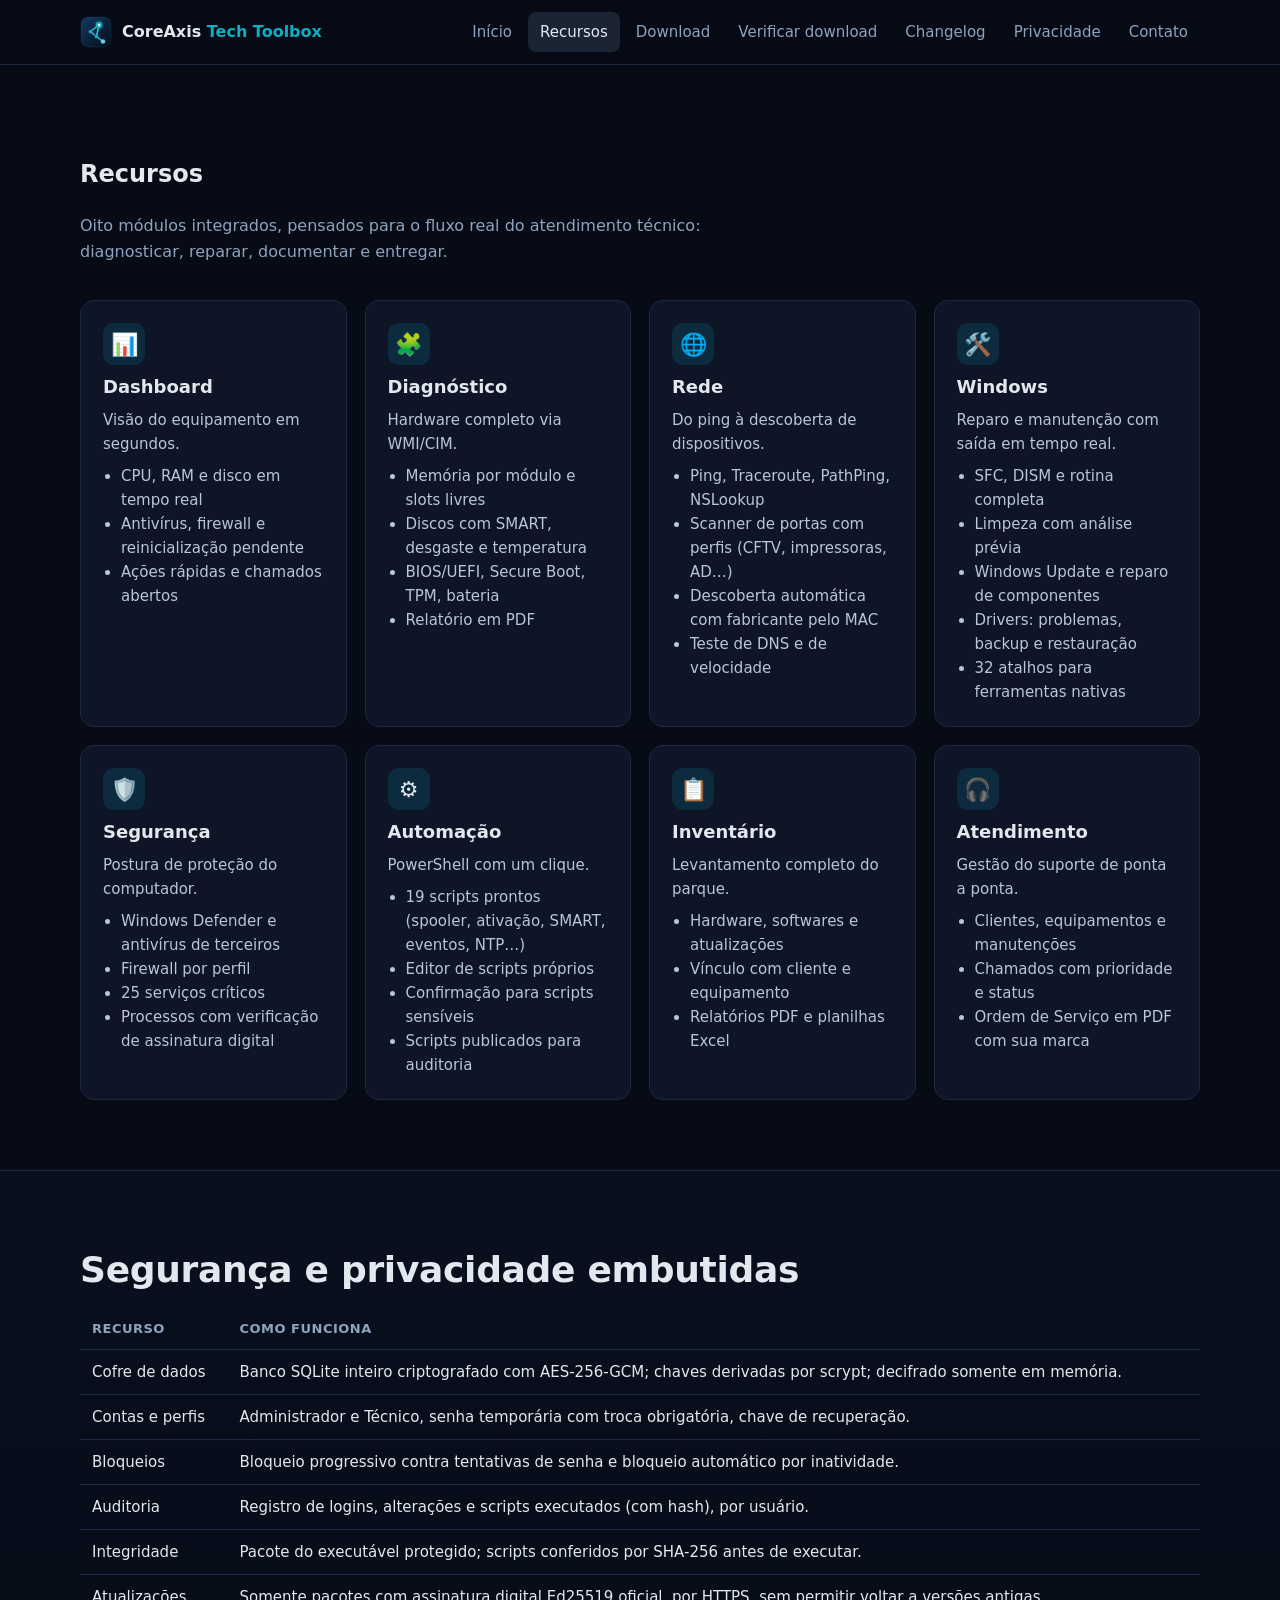
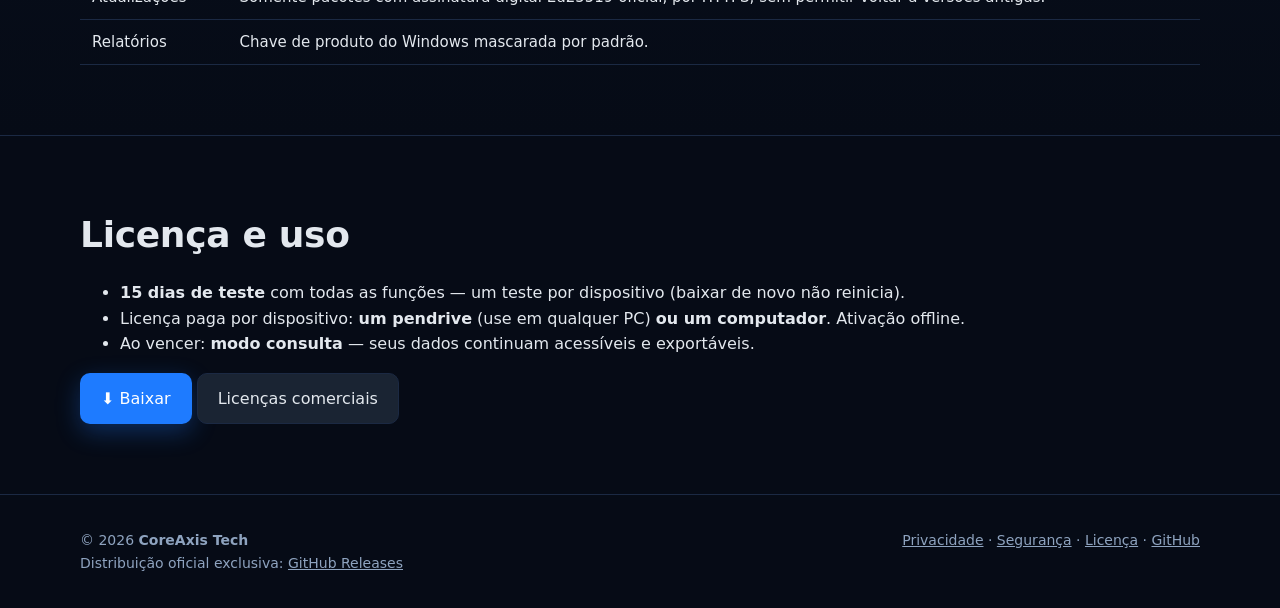
<file: site/recursos.html>
<!doctype html>
<html lang="pt-BR">
<head>
<meta charset="utf-8">
<meta name="viewport" content="width=device-width, initial-scale=1">
<meta http-equiv="Content-Security-Policy" content="default-src 'self'; script-src 'self'; style-src 'self' 'unsafe-inline'; img-src 'self' data:; connect-src 'self' https://api.github.com; object-src 'none'; base-uri 'self'; form-action 'none'">
<meta name="referrer" content="strict-origin-when-cross-origin">
<title>Recursos — CoreAxis Tech Toolbox</title>
<meta name="description" content="Todos os módulos e funcionalidades do CoreAxis Tech Toolbox.">
<meta name="theme-color" content="#060B16">
<meta property="og:title" content="Recursos — CoreAxis Tech Toolbox">
<meta property="og:description" content="Todos os módulos e funcionalidades do CoreAxis Tech Toolbox.">
<meta property="og:image" content="assets/img/icon-192.png">
<link rel="icon" href="assets/img/icon.svg" type="image/svg+xml">
<link rel="icon" href="assets/img/icon-32.png" sizes="32x32">
<link rel="stylesheet" href="assets/css/site.css">
</head>
<body>
<a class="skip" href="#conteudo">Pular para o conteúdo</a>
<header class="top"><div class="wrap">
  <a class="brand" href="index.html"><img src="assets/img/icon.svg" alt=""><span>CoreAxis <b>Tech Toolbox</b></span></a>
  <button class="menu-btn" aria-label="Abrir menu" aria-expanded="false">☰</button>
  <nav class="menu" aria-label="Principal"><a href="index.html">Início</a><a href="recursos.html" aria-current="page">Recursos</a><a href="download.html">Download</a><a href="verificar.html">Verificar download</a><a href="changelog.html">Changelog</a><a href="privacidade.html">Privacidade</a><a href="contato.html">Contato</a></nav>
</div></header>
<main id="conteudo">

<section><div class="wrap">
  <h1>Recursos</h1>
  <p class="sub">Oito módulos integrados, pensados para o fluxo real do atendimento técnico: diagnosticar, reparar, documentar e entregar.</p>
  <div class="grade">
    <article class="cartao"><div class="ic" aria-hidden="true">📊</div><h3>Dashboard</h3><p>Visão do equipamento em segundos.</p><ul><li>CPU, RAM e disco em tempo real</li><li>Antivírus, firewall e reinicialização pendente</li><li>Ações rápidas e chamados abertos</li></ul></article>
    <article class="cartao"><div class="ic" aria-hidden="true">🧩</div><h3>Diagnóstico</h3><p>Hardware completo via WMI/CIM.</p><ul><li>Memória por módulo e slots livres</li><li>Discos com SMART, desgaste e temperatura</li><li>BIOS/UEFI, Secure Boot, TPM, bateria</li><li>Relatório em PDF</li></ul></article>
    <article class="cartao"><div class="ic" aria-hidden="true">🌐</div><h3>Rede</h3><p>Do ping à descoberta de dispositivos.</p><ul><li>Ping, Traceroute, PathPing, NSLookup</li><li>Scanner de portas com perfis (CFTV, impressoras, AD…)</li><li>Descoberta automática com fabricante pelo MAC</li><li>Teste de DNS e de velocidade</li></ul></article>
    <article class="cartao"><div class="ic" aria-hidden="true">🛠️</div><h3>Windows</h3><p>Reparo e manutenção com saída em tempo real.</p><ul><li>SFC, DISM e rotina completa</li><li>Limpeza com análise prévia</li><li>Windows Update e reparo de componentes</li><li>Drivers: problemas, backup e restauração</li><li>32 atalhos para ferramentas nativas</li></ul></article>
    <article class="cartao"><div class="ic" aria-hidden="true">🛡️</div><h3>Segurança</h3><p>Postura de proteção do computador.</p><ul><li>Windows Defender e antivírus de terceiros</li><li>Firewall por perfil</li><li>25 serviços críticos</li><li>Processos com verificação de assinatura digital</li></ul></article>
    <article class="cartao"><div class="ic" aria-hidden="true">⚙️</div><h3>Automação</h3><p>PowerShell com um clique.</p><ul><li>19 scripts prontos (spooler, ativação, SMART, eventos, NTP…)</li><li>Editor de scripts próprios</li><li>Confirmação para scripts sensíveis</li><li>Scripts publicados para auditoria</li></ul></article>
    <article class="cartao"><div class="ic" aria-hidden="true">📋</div><h3>Inventário</h3><p>Levantamento completo do parque.</p><ul><li>Hardware, softwares e atualizações</li><li>Vínculo com cliente e equipamento</li><li>Relatórios PDF e planilhas Excel</li></ul></article>
    <article class="cartao"><div class="ic" aria-hidden="true">🎧</div><h3>Atendimento</h3><p>Gestão do suporte de ponta a ponta.</p><ul><li>Clientes, equipamentos e manutenções</li><li>Chamados com prioridade e status</li><li>Ordem de Serviço em PDF com sua marca</li></ul></article></div>
</div></section>
<section class="alt"><div class="wrap">
  <h2>Segurança e privacidade embutidas</h2>
  <table>
    <tr><th>Recurso</th><th>Como funciona</th></tr>
    <tr><td>Cofre de dados</td><td>Banco SQLite inteiro criptografado com AES-256-GCM; chaves derivadas por scrypt; decifrado somente em memória.</td></tr>
    <tr><td>Contas e perfis</td><td>Administrador e Técnico, senha temporária com troca obrigatória, chave de recuperação.</td></tr>
    <tr><td>Bloqueios</td><td>Bloqueio progressivo contra tentativas de senha e bloqueio automático por inatividade.</td></tr>
    <tr><td>Auditoria</td><td>Registro de logins, alterações e scripts executados (com hash), por usuário.</td></tr>
    <tr><td>Integridade</td><td>Pacote do executável protegido; scripts conferidos por SHA-256 antes de executar.</td></tr>
    <tr><td>Atualizações</td><td>Somente pacotes com assinatura digital Ed25519 oficial, por HTTPS, sem permitir voltar a versões antigas.</td></tr>
    <tr><td>Relatórios</td><td>Chave de produto do Windows mascarada por padrão.</td></tr>
  </table>
</div></section>
<section><div class="wrap">
  <h2>Licença e uso</h2>
  <ul>
    <li><b>15 dias de teste</b> com todas as funções — um teste por dispositivo (baixar de novo não reinicia).</li>
    <li>Licença paga por dispositivo: <b>um pendrive</b> (use em qualquer PC) <b>ou um computador</b>. Ativação offline.</li>
    <li>Ao vencer: <b>modo consulta</b> — seus dados continuam acessíveis e exportáveis.</li>
  </ul>
  <a class="btn primario" href="download.html">⬇ Baixar</a> <a class="btn" href="contato.html">Licenças comerciais</a>
</div></section>
</main>
<footer><div class="wrap">
  <div>© <span data-ano>2026</span> <b>CoreAxis Tech</b><br>
  Distribuição oficial exclusiva: <a href="https://github.com/georgeangra/coreaxis-tech-toolbox/releases">GitHub Releases</a></div>
  <div><a href="privacidade.html">Privacidade</a> · <a href="https://github.com/georgeangra/coreaxis-tech-toolbox/blob/main/SECURITY.md">Segurança</a> · <a href="https://github.com/georgeangra/coreaxis-tech-toolbox/blob/main/LICENSE">Licença</a> · <a href="https://github.com/georgeangra/coreaxis-tech-toolbox">GitHub</a></div>
</div></footer>
<script src="assets/js/site.js"></script>
</body>
</html>
</file>
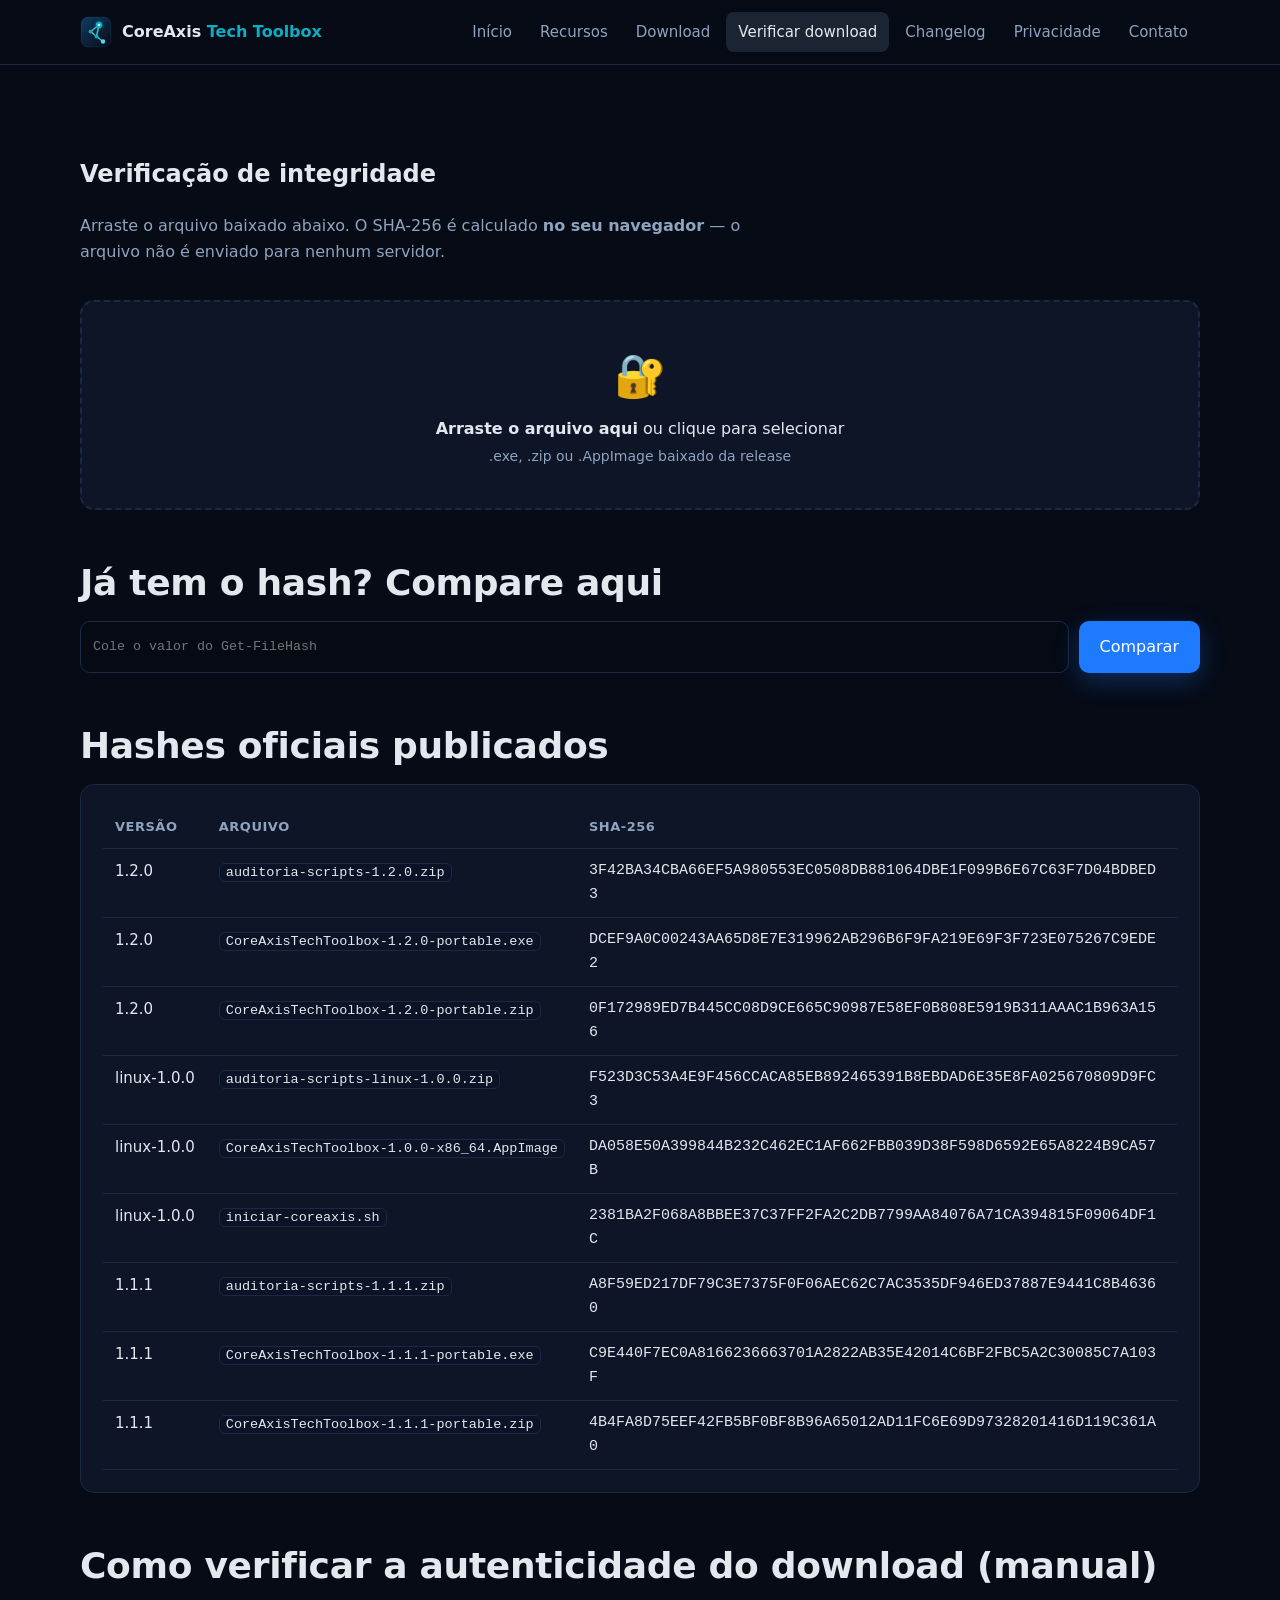
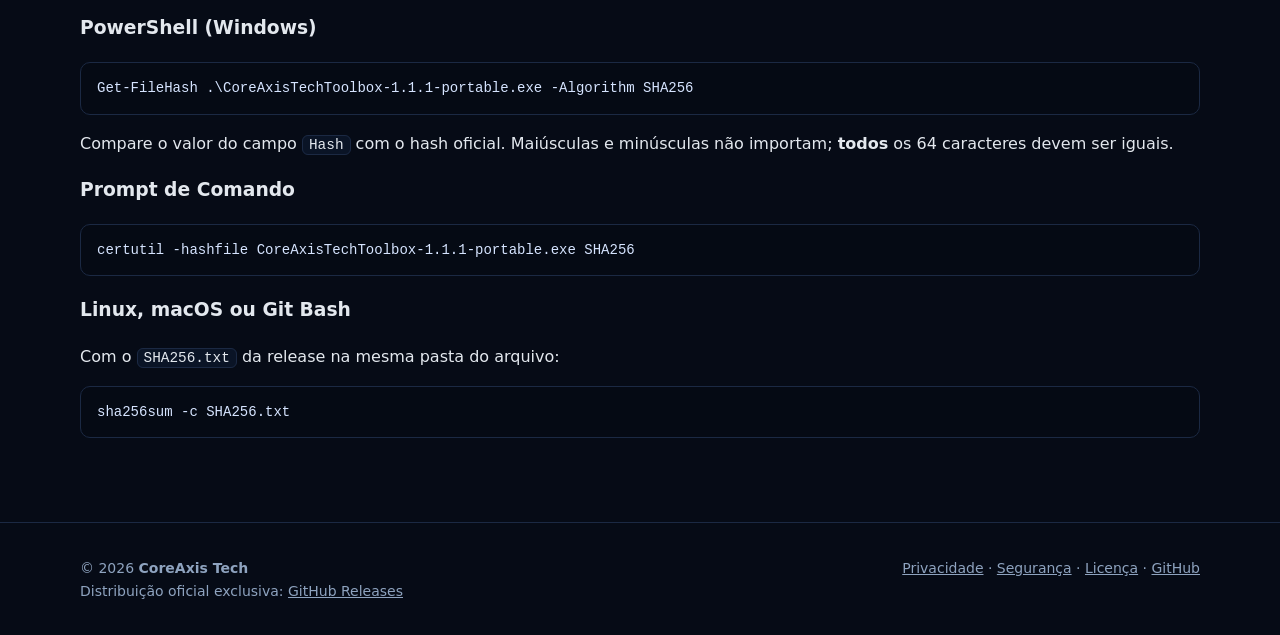
<file: site/verificar.html>
<!doctype html>
<html lang="pt-BR">
<head>
<meta charset="utf-8">
<meta name="viewport" content="width=device-width, initial-scale=1">
<meta http-equiv="Content-Security-Policy" content="default-src 'self'; script-src 'self'; style-src 'self' 'unsafe-inline'; img-src 'self' data:; connect-src 'self' https://api.github.com; object-src 'none'; base-uri 'self'; form-action 'none'">
<meta name="referrer" content="strict-origin-when-cross-origin">
<title>Verificar download — CoreAxis Tech Toolbox</title>
<meta name="description" content="Confira o SHA-256 do arquivo baixado diretamente no navegador, sem enviar o arquivo.">
<meta name="theme-color" content="#060B16">
<meta property="og:title" content="Verificar download — CoreAxis Tech Toolbox">
<meta property="og:description" content="Confira o SHA-256 do arquivo baixado diretamente no navegador, sem enviar o arquivo.">
<meta property="og:image" content="assets/img/icon-192.png">
<link rel="icon" href="assets/img/icon.svg" type="image/svg+xml">
<link rel="icon" href="assets/img/icon-32.png" sizes="32x32">
<link rel="stylesheet" href="assets/css/site.css">
</head>
<body>
<a class="skip" href="#conteudo">Pular para o conteúdo</a>
<header class="top"><div class="wrap">
  <a class="brand" href="index.html"><img src="assets/img/icon.svg" alt=""><span>CoreAxis <b>Tech Toolbox</b></span></a>
  <button class="menu-btn" aria-label="Abrir menu" aria-expanded="false">☰</button>
  <nav class="menu" aria-label="Principal"><a href="index.html">Início</a><a href="recursos.html">Recursos</a><a href="download.html">Download</a><a href="verificar.html" aria-current="page">Verificar download</a><a href="changelog.html">Changelog</a><a href="privacidade.html">Privacidade</a><a href="contato.html">Contato</a></nav>
</div></header>
<main id="conteudo">

<section><div class="wrap">
  <h1>Verificação de integridade</h1>
  <p class="sub">Arraste o arquivo baixado abaixo. O SHA-256 é calculado <b>no seu navegador</b> — o arquivo não é enviado para nenhum servidor.</p>
  <div class="drop" data-drop tabindex="0" role="button" aria-label="Selecionar arquivo para verificar">
    <input type="file" aria-hidden="true">
    <div style="font-size:42px" aria-hidden="true">🔐</div>
    <p style="margin:6px 0 0"><b>Arraste o arquivo aqui</b> ou clique para selecionar</p>
    <p style="margin:4px 0 0;color:var(--muted);font-size:14px">.exe, .zip ou .AppImage baixado da release</p>
  </div>
  <div class="barra"><div></div></div>
  <div class="resultado" data-resultado role="status" aria-live="polite"></div>

  <h2 style="margin-top:44px">Já tem o hash? Compare aqui</h2>
  <form data-comparar style="display:flex;gap:10px;flex-wrap:wrap">
    <label for="hash-in" class="skip">Hash SHA-256</label>
    <input id="hash-in" class="mono" placeholder="Cole o valor do Get-FileHash" style="flex:1;min-width:260px;padding:12px;border-radius:10px;border:1px solid var(--borda);background:#050a14;color:var(--texto)">
    <button class="btn primario" type="submit">Comparar</button>
  </form>

  <h2 style="margin-top:44px">Hashes oficiais publicados</h2>
  <div class="cartao" style="overflow-x:auto"><table><thead><tr><th>Versão</th><th>Arquivo</th><th>SHA-256</th></tr></thead>
    <tbody data-lista-hashes><tr><td colspan="3">Carregando…</td></tr></tbody></table></div>

  <h2 id="manual" style="margin-top:44px">Como verificar a autenticidade do download (manual)</h2>
  
<h3>PowerShell (Windows)</h3>
<pre>Get-FileHash .\CoreAxisTechToolbox-1.1.1-portable.exe -Algorithm SHA256</pre>
<p>Compare o valor do campo <code>Hash</code> com o hash oficial. Maiúsculas e minúsculas não importam; <b>todos</b> os 64 caracteres devem ser iguais.</p>
<h3>Prompt de Comando</h3>
<pre>certutil -hashfile CoreAxisTechToolbox-1.1.1-portable.exe SHA256</pre>
<h3>Linux, macOS ou Git Bash</h3>
<p>Com o <code>SHA256.txt</code> da release na mesma pasta do arquivo:</p>
<pre>sha256sum -c SHA256.txt</pre>
</div></section>
</main>
<footer><div class="wrap">
  <div>© <span data-ano>2026</span> <b>CoreAxis Tech</b><br>
  Distribuição oficial exclusiva: <a href="https://github.com/georgeangra/coreaxis-tech-toolbox/releases">GitHub Releases</a></div>
  <div><a href="privacidade.html">Privacidade</a> · <a href="https://github.com/georgeangra/coreaxis-tech-toolbox/blob/main/SECURITY.md">Segurança</a> · <a href="https://github.com/georgeangra/coreaxis-tech-toolbox/blob/main/LICENSE">Licença</a> · <a href="https://github.com/georgeangra/coreaxis-tech-toolbox">GitHub</a></div>
</div></footer>
<script src="assets/js/site.js"></script>
</body>
</html>
</file>
<file: site/assets/css/site.css>
/* CoreAxis Tech Toolbox — site oficial (GitHub Pages) */
:root {
  --noite: #060b16;
  --nucleo: #0b2545;
  --profundo: #123a63;
  --grafite: #1a2433;
  --superficie: #0d1527;
  --borda: #1b2943;
  --turquesa: #0baec2;
  --turquesa-claro: #5fd4e0;
  --acao: #1e7bff;
  --texto: #e3e8ee;
  --muted: #8ea3bf;
  --ok: #22c55e;
  --erro: #ef4444;
  --alerta: #f5a524;
  --raio: 14px;
  --fonte: "Segoe UI Variable Text", "Segoe UI", system-ui, -apple-system, Roboto, sans-serif;
  --mono: "Cascadia Mono", Consolas, "SFMono-Regular", monospace;
}
* { box-sizing: border-box; }
html { scroll-behavior: smooth; }
body { margin: 0; background: var(--noite); color: var(--texto); font: 16px/1.6 var(--fonte); }
a { color: var(--turquesa-claro); }
a:hover { color: #fff; }
img { max-width: 100%; }
code, pre, .mono { font-family: var(--mono); }
code { background: #0a1426; border: 1px solid var(--borda); padding: 1px 6px; border-radius: 6px; font-size: .9em; }
:focus-visible { outline: 3px solid var(--turquesa); outline-offset: 2px; }
.wrap { width: min(1120px, 100% - 40px); margin: 0 auto; }
.skip { position: absolute; left: -999px; top: 8px; background: var(--acao); color: #fff; padding: 8px 12px; border-radius: 8px; z-index: 10; }
.skip:focus { left: 8px; }

/* cabeçalho */
header.top { position: sticky; top: 0; z-index: 5; background: rgba(6, 11, 22, .88); backdrop-filter: blur(10px); border-bottom: 1px solid var(--borda); }
header.top .wrap { display: flex; align-items: center; gap: 18px; height: 64px; }
.brand { display: flex; align-items: center; gap: 10px; color: var(--texto); text-decoration: none; font-weight: 600; white-space: nowrap; }
.brand img { width: 32px; height: 32px; }
.brand span b { color: var(--turquesa); font-weight: 600; }
nav.menu { margin-left: auto; display: flex; gap: 4px; flex-wrap: wrap; }
nav.menu a { color: var(--muted); text-decoration: none; padding: 8px 12px; border-radius: 8px; font-size: 15px; }
nav.menu a:hover, nav.menu a[aria-current="page"] { color: var(--texto); background: var(--grafite); }
.menu-btn { display: none; margin-left: auto; background: none; border: 1px solid var(--borda); color: var(--texto); border-radius: 8px; padding: 6px 10px; font-size: 18px; }

/* botões */
.btn { display: inline-flex; align-items: center; gap: 8px; padding: 12px 20px; border-radius: 10px; font-weight: 600; text-decoration: none; border: 1px solid var(--borda); color: var(--texto); background: var(--grafite); cursor: pointer; font: inherit; }
.btn:hover { border-color: var(--turquesa); color: #fff; }
.btn.primario { background: var(--acao); border-color: transparent; color: #fff; box-shadow: 0 8px 24px rgba(30, 123, 255, .3); }
.btn.primario:hover { filter: brightness(1.1); }
.btn.grande { padding: 15px 26px; font-size: 17px; }

/* hero */
.hero { position: relative; overflow: hidden; padding: 84px 0 70px; background:
  radial-gradient(800px 400px at 80% 0%, rgba(11, 174, 194, .18), transparent 60%),
  radial-gradient(700px 400px at 0% 100%, rgba(30, 123, 255, .12), transparent 60%),
  linear-gradient(180deg, var(--nucleo), var(--noite)); }
.hero .wrap { display: grid; grid-template-columns: 1.3fr .9fr; gap: 40px; align-items: center; }
.hero h1 { font-size: clamp(34px, 5vw, 54px); line-height: 1.1; margin: 0 0 16px; letter-spacing: -.5px; }
.hero h1 em { font-style: normal; color: var(--turquesa); }
.hero p.lead { font-size: 19px; color: #c7d3e3; margin: 0 0 28px; max-width: 620px; }
.hero .acoes { display: flex; gap: 12px; flex-wrap: wrap; }
.hero .meta { margin-top: 18px; font-size: 14px; color: var(--muted); }
.hero .icone { justify-self: center; width: min(320px, 70vw); filter: drop-shadow(0 20px 50px rgba(11, 174, 194, .35)); }

/* seções */
section { padding: 70px 0; }
section.alt { background: linear-gradient(180deg, #08101f, var(--noite)); border-top: 1px solid var(--borda); border-bottom: 1px solid var(--borda); }
h2 { font-size: clamp(26px, 3.4vw, 36px); margin: 0 0 10px; letter-spacing: -.3px; }
.sub { color: var(--muted); margin: 0 0 36px; max-width: 720px; }
.grade { display: grid; gap: 18px; grid-template-columns: repeat(auto-fill, minmax(250px, 1fr)); }
.cartao { background: var(--superficie); border: 1px solid var(--borda); border-radius: var(--raio); padding: 22px; }
.cartao h3 { margin: 8px 0 6px; font-size: 18px; }
.cartao p, .cartao li { color: #b9c6d8; font-size: 15px; margin: 0; }
.cartao ul { padding-left: 18px; margin: 8px 0 0; }
.cartao .ic { width: 42px; height: 42px; border-radius: 11px; display: grid; place-items: center; font-size: 22px; background: rgba(11, 174, 194, .14); }
.selos { display: flex; gap: 10px; flex-wrap: wrap; margin-top: 22px; }
.selo { display: inline-flex; gap: 8px; align-items: center; padding: 7px 12px; border-radius: 999px; background: var(--grafite); border: 1px solid var(--borda); font-size: 14px; color: #c7d3e3; }
.selo b { color: var(--turquesa); }

/* blocos */
pre { background: #050a14; border: 1px solid var(--borda); border-radius: 10px; padding: 14px 16px; overflow-x: auto; color: #d6e4ff; font-size: 14px; }
.hash { font-family: var(--mono); font-size: 14px; word-break: break-all; background: #050a14; border: 1px dashed var(--turquesa); color: var(--turquesa-claro); padding: 12px 14px; border-radius: 10px; }
.aviso { border-left: 4px solid var(--alerta); background: rgba(245, 165, 36, .1); padding: 12px 16px; border-radius: 8px; margin: 16px 0; }
.info { border-left: 4px solid var(--turquesa); background: rgba(11, 174, 194, .1); padding: 12px 16px; border-radius: 8px; margin: 16px 0; }
.passos { counter-reset: p; list-style: none; padding: 0; }
.passos li { counter-increment: p; position: relative; padding: 0 0 18px 50px; }
.passos li::before { content: counter(p); position: absolute; left: 0; top: 0; width: 34px; height: 34px; border-radius: 50%; display: grid; place-items: center; font-weight: 700; background: var(--acao); color: #fff; }
table { width: 100%; border-collapse: collapse; font-size: 15px; }
th, td { text-align: left; padding: 10px 12px; border-bottom: 1px solid var(--borda); vertical-align: top; }
th { color: var(--muted); font-weight: 600; font-size: 13px; text-transform: uppercase; letter-spacing: .5px; }

/* verificador */
.drop { border: 2px dashed var(--borda); border-radius: var(--raio); padding: 40px 20px; text-align: center; background: var(--superficie); cursor: pointer; transition: .15s; }
.drop.ativo, .drop:hover { border-color: var(--turquesa); background: rgba(11, 174, 194, .06); }
.drop input { display: none; }
.resultado { margin-top: 18px; padding: 18px; border-radius: var(--raio); display: none; }
.resultado.ok { display: block; background: rgba(34, 197, 94, .12); border: 1px solid rgba(34, 197, 94, .5); }
.resultado.erro { display: block; background: rgba(239, 68, 68, .12); border: 1px solid rgba(239, 68, 68, .5); }
.resultado.neutro { display: block; background: var(--superficie); border: 1px solid var(--borda); }
.barra { height: 8px; background: #0a1224; border-radius: 6px; overflow: hidden; margin-top: 14px; display: none; }
.barra > div { height: 100%; width: 0; background: linear-gradient(90deg, var(--acao), var(--turquesa)); transition: width .2s; }

/* changelog */
.versao { border-left: 3px solid var(--turquesa); padding-left: 18px; margin-bottom: 34px; }
.versao h3 { margin: 0; font-size: 22px; }
.versao .data { color: var(--muted); font-size: 14px; }
.versao h4 { margin: 14px 0 6px; color: var(--turquesa-claro); font-size: 15px; text-transform: uppercase; letter-spacing: .6px; }
.versao ul { margin: 0; padding-left: 20px; color: #c7d3e3; }

/* rodapé */
footer { border-top: 1px solid var(--borda); padding: 34px 0; color: var(--muted); font-size: 14px; }
footer .wrap { display: flex; gap: 20px; justify-content: space-between; flex-wrap: wrap; }
footer a { color: var(--muted); }

@media (max-width: 860px) {
  .hero .wrap { grid-template-columns: 1fr; }
  .hero .icone { order: -1; width: 160px; }
  .menu-btn { display: block; }
  nav.menu { display: none; position: absolute; top: 64px; left: 0; right: 0; flex-direction: column; background: var(--noite); border-bottom: 1px solid var(--borda); padding: 10px 20px; }
  nav.menu.aberto { display: flex; }
}
@media (prefers-reduced-motion: reduce) { * { transition: none !important; scroll-behavior: auto !important; } }
</file>
